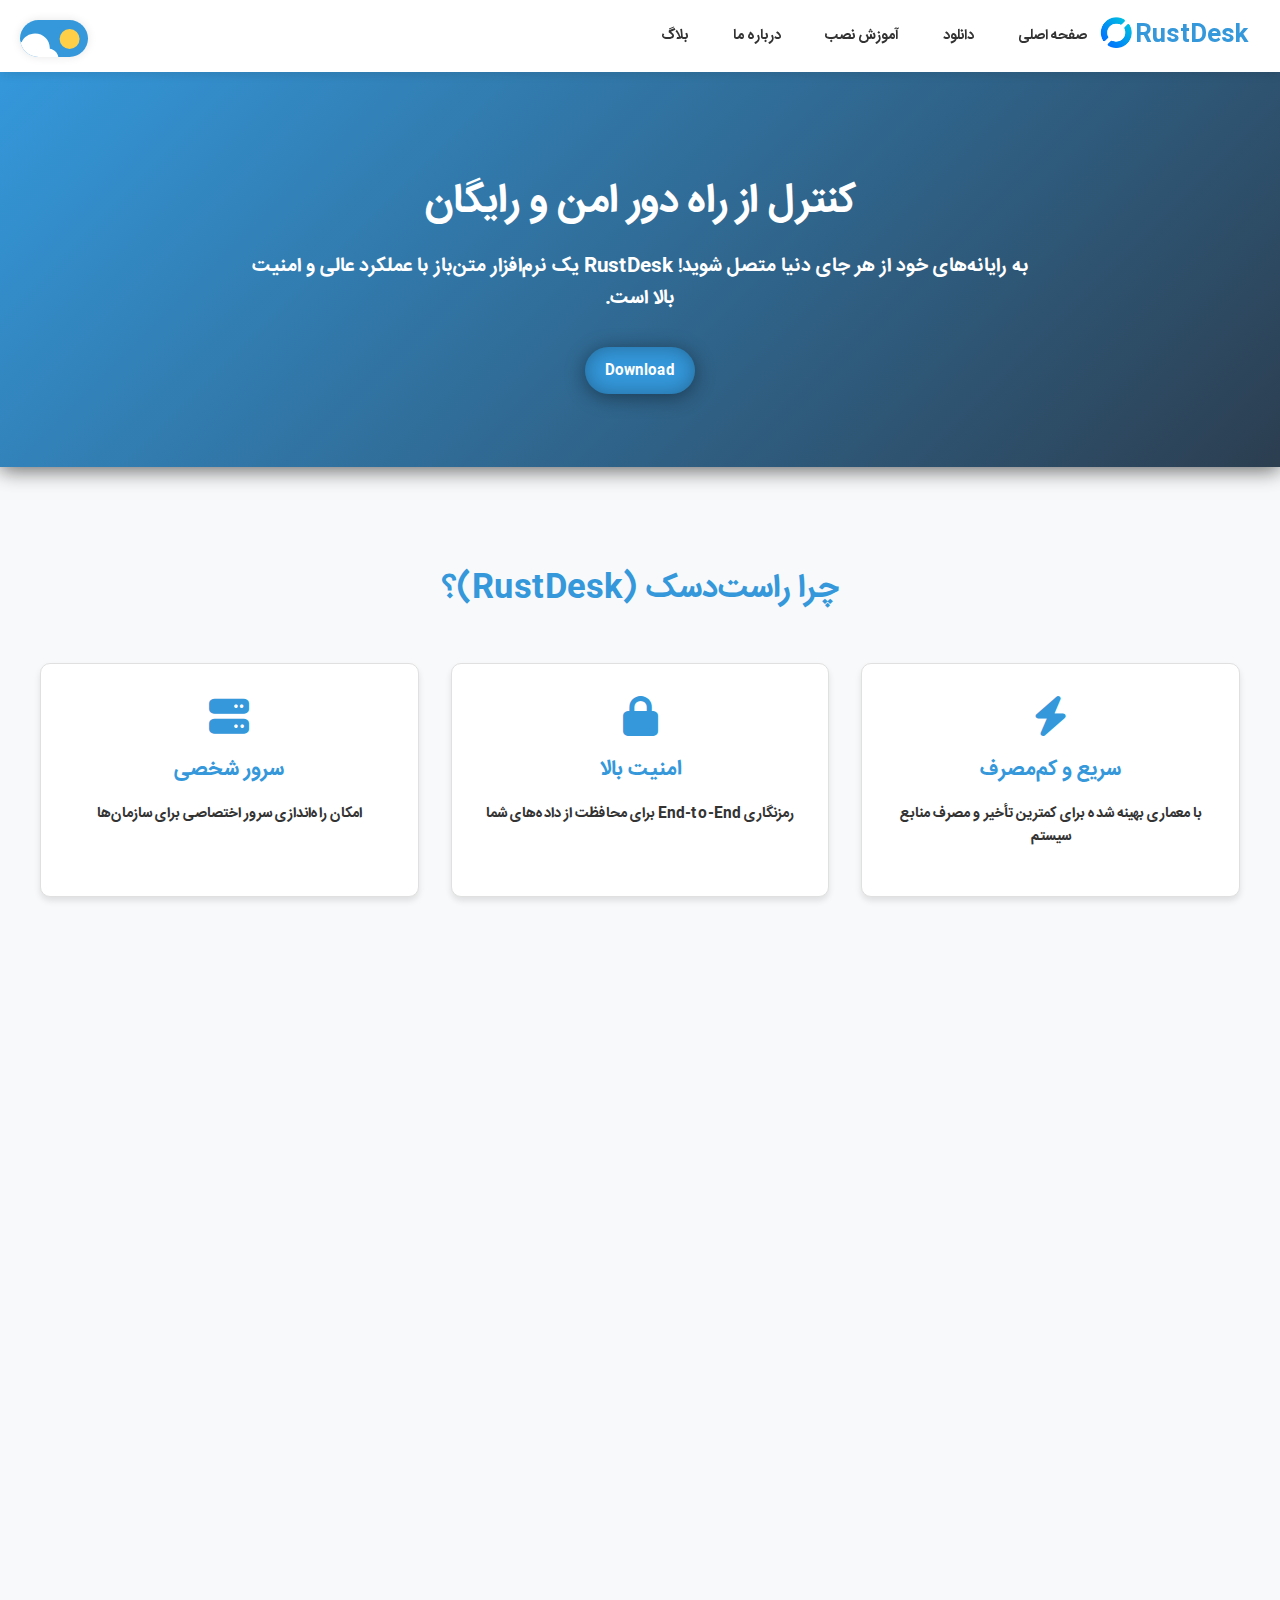
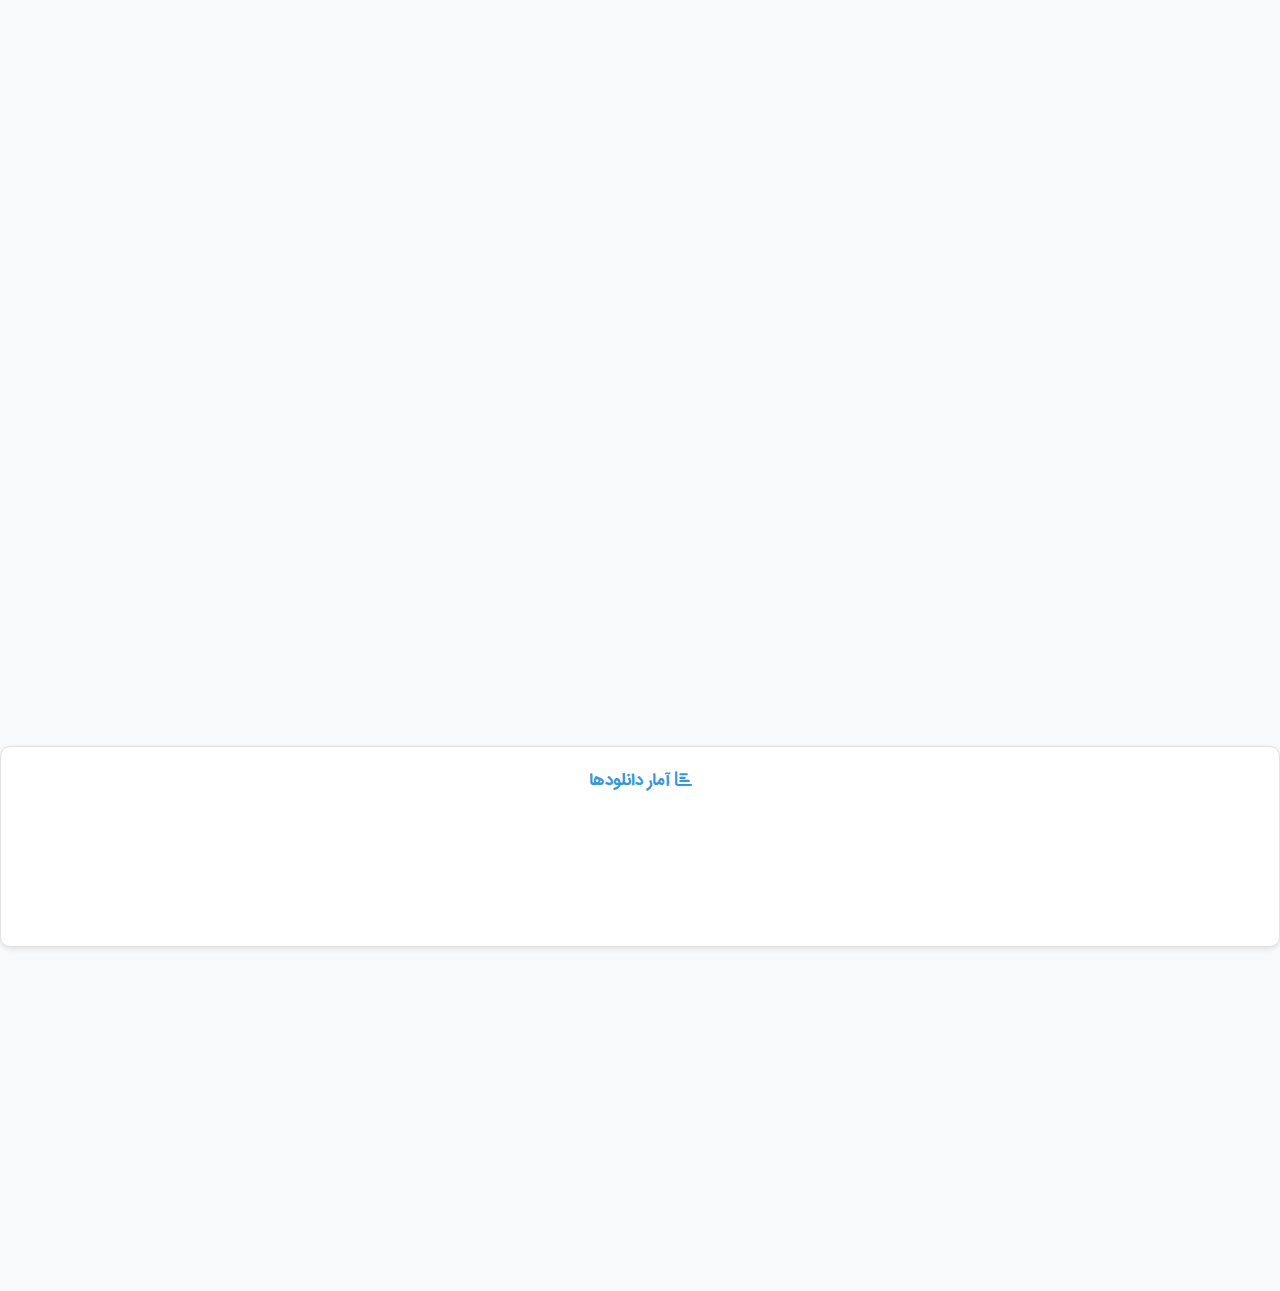
<file: index.html>
<!DOCTYPE html>
<html lang="fa" dir="rtl">

<head>
    <meta charset="UTF-8">
    <meta name="viewport" content="width=device-width, initial-scale=1.0">
    <meta name="keywords" content="rustdesk, دانلود rustdesk, کنترل از راه دور, anydesk رایگان, remote desktop">
    <link rel="stylesheet" href="https://cdnjs.cloudflare.com/ajax/libs/font-awesome/6.4.0/css/all.min.css">
    <link rel="stylesheet" href="./home.css">
    <link rel="icon" type="image/png" href="./rustdesk1.png">
    <title>RustDesk (راست‌دسک) نرم افزار کنترل از راه دور رایگان</title>
    <meta name="title" content="RustDesk (راست‌دسک)  نرم افزار کنترل از راه دور رایگان">
    <meta name="description"
        content="آموزش کامل نصب و تنظیم RustDesk (جایگزین رایگان TeamViewer و AnyDesk) با تصاویر مرحله به مرحله. دانلود آخرین نسخه + تنظیم سرور اختصاصی و حل مشکلات اتصال">
    <meta property="og:type" content="website">
    <meta property="og:url" content="https://rustdesk.ir">
    <meta property="og:title" content="آموزش نصب و راه‌اندازی RustDesk (راست‌دسک) - نرم‌افزار کنترل از راه دور رایگان">
    <meta property="og:description"
        content="آموزش تصویری نصب RustDesk روی ویندوز، مک و لینوکس. تنظیم سرور شخصی و حل خطاهای رایج">
    <meta property="og:image" content="https://example.com/images/rustdesk-install-guide.jpg">
    <meta property="twitter:card" content="summary_large_image">
    <meta property="twitter:title" content="آموزش نصب و راه‌اندازی RustDesk (راست‌دسک) - نرم‌افزار کنترل از راه دور رایگان">
    <meta property="twitter:description"
        content="آموزش تصویری نصب RustDesk روی ویندوز، مک و لینوکس. تنظیم سرور شخصی و حل خطاهای رایج">


    <script type="application/ld+json">
    {
      "@context": "https://schema.org",
      "@type": "TechArticle",
      "headline": "آموزش نصب و راه‌اندازی RustDesk (راست‌دسک)",
      "description": "آموزش کامل نصب و تنظیم RustDesk با تصاویر مرحله به مرحله",
      "datePublished": "2023-11-01",
      "author": {
        "@type": "Organization",
        "name": "هوشا سافت"
      },
      "image": "https://example.com/images/rustdesk-install-guide.jpg",
      "publisher": {
        "@type": "Organization",
        "name": "دانشوران سرمد",
        "logo": {
          "@type": "ImageObject",
          "url": "https://example.com/logo.png"
        }
      }
    }
    </script>
</head>

<body>
    <div class="theme-switch">
        <label class="switch">
            <input checked="true" id="theme-toggle" type="checkbox">
            <span class="slider round">
                <div class="star star_1"></div>
                <div class="star star_2"></div>
                <div class="star star_3"></div>
                <svg viewBox="0 0 16 16" class="cloud_1 cloud">
                    <path transform="matrix(.77976 0 0 .78395-299.99-418.63)" fill="#fff"
                        d="m391.84 540.91c-.421-.329-.949-.524-1.523-.524-1.351 0-2.451 1.084-2.485 2.435-1.395.526-2.388 1.88-2.388 3.466 0 1.874 1.385 3.423 3.182 3.667v.034h12.73v-.006c1.775-.104 3.182-1.584 3.182-3.395 0-1.747-1.309-3.186-2.994-3.379.007-.106.011-.214.011-.322 0-2.707-2.271-4.901-5.072-4.901-2.073 0-3.856 1.202-4.643 2.925">
                    </path>
                </svg>
            </span>
        </label>
    </div>

    <header data-aos="fade-down">
        <div class="logo">
            <img src="./rustdesk1.png" alt="RustDesk Logo">
            <h1>RustDesk</h1>
        </div>
        <nav class="main-nav">
            <ul>
                <button id="close" onclick="show()"><lord-icon src="https://cdn.lordicon.com/nqtddedc.json"
                        trigger="hover" state="hover-cross-3" colors="primary:#3498DB" style="width:40px;height:40px">
                    </lord-icon></button>
                <li><a href="#home">صفحه اصلی</a></li>
                <li><a href="#download">دانلود</a></li>
                <li><a href="./install.html">آموزش نصب</a></li>
                <li><a href="#about">درباره ما</a></li>
                <li><a href="#blog">بلاگ</a></li>
            </ul>
        </nav>
        <button class="mobile-menu-toggle" aria-label="منو">
            <span></span>
            <span></span>
            <span></span>
        </button>
    </header>

    <section class="hero" id="home">
        <h2 data-aos="zoom-in">کنترل از راه دور امن و رایگان</h2>
        <p data-aos="zoom-in">به رایانه‌های خود از هر جای دنیا متصل شوید! RustDesk یک نرم‌افزار متن‌باز با عملکرد عالی و
            امنیت بالا است.
        </p>
        <button class="download-btn pixel-corners" data-aos="zoom-in">
            <a href="#download">
                <div class="button-content">
                    <div class="svg-container">
                        <svg class="download-icon" xmlns="http://www.w3.org/2000/svg" width="24" height="24"
                            viewBox="0 0 24 24">
                            <path
                                d="M19.479 10.092c-.212-3.951-3.473-7.092-7.479-7.092-4.005 0-7.267 3.141-7.479 7.092-2.57.463-4.521 2.706-4.521 5.408 0 3.037 2.463 5.5 5.5 5.5h13c3.037 0 5.5-2.463 5.5-5.5 0-2.702-1.951-4.945-4.521-5.408zm-7.479 6.908l-4-4h3v-4h2v4h3l-4 4z">
                            </path>
                        </svg>
                    </div>
                    <div class="text-container">
                        <div class="text">Download</div>
                    </div>
                </div>
            </a>
        </button>

    </section>

    <section class="features">
        <h3>چرا راست‌دسک (RustDesk)؟</h3>
        <div class="feature-grid">
            <div class="feature-card" data-aos="fade-left">
                <i class="fas fa-bolt"></i>
                <h4>سریع و کم‌مصرف</h4>
                <p>با معماری بهینه شده برای کمترین تأخیر و مصرف منابع سیستم</p>
            </div>
            <div class="feature-card" data-aos="fade-up">
                <i class="fas fa-lock"></i>
                <h4>امنیت بالا</h4>
                <p>رمزنگاری End-to-End برای محافظت از داده‌های شما</p>
            </div>
            <div class="feature-card" data-aos="fade-right">
                <i class="fas fa-server"></i>
                <h4>سرور شخصی</h4>
                <p>امکان راه‌اندازی سرور اختصاصی برای سازمان‌ها</p>
            </div>
            <div class="feature-card" data-aos="fade-left">
                <i class="fas fa-trophy"></i>
                <h4>جایگزین برتر برای نمونه های خارجی</h4>
                <p>
                    RustDesk با امکانات رایگان، سرعت بالا و امنیت قوی‌تر، بهترین انتخاب برای جایگزینی AnyDesk،
                    TeamViewer و نرم افزارهای مشابه است. بدون محدودیت‌های نسخه رایگان!
                </p>
            </div>
            <div class="feature-card" data-aos="fade-up">
                <i class="fas fa-mobile-alt"></i>
                <h4>پشتیبانی کامل از موبایل</h4>
                <p> کنترل کامل دستگاه‌های اندروید و iOS با رابط کاربری اختصاصی موبایل،
                    پشتیبانی از حرکات لمسی و بهینه‌سازی مصرف منابع.</p>
            </div>
            <div class="feature-card" data-aos="fade-right">
                <i class="fas fa-desktop"></i>
                <h4>چند سکویی</h4>
                <p>کنترل از راه دور بر بستر ویندوز، مک، لینوکس،اندروید، ios و وب</p>
            </div>
        </div>
    </section>
    <section class="download" id="download" data-aos="fade-up">
        <h3><i class="fas fa-download"></i> دانلود RustDesk</h3>
        <div class="table-container">
            <table class="download-table">
                <thead>
                    <tr>
                        <th>سیستم عامل</th>
                        <th>نسخه</th>
                        <th>لینک دانلود</th>
                    </tr>
                </thead>
                <tbody data-aos="fade-up">
                    <!-- ویندوز -->
                    <tr>
                        <td><i class="fab fa-windows"></i> ویندوز 64 بیتی</td>
                        <td>1.3.9</td>
                        <td><a href="http://rustdesk.ir/dn/rustdesk-1.3.9-x86_64.exe" class="download-link">دانلود
                                (.exe)</a></td>
                    </tr>
                    <tr>
                        <td><i class="fab fa-windows"></i> ویندوز 32 بیتی (Sciter)</td>
                        <td>1.3.9</td>
                        <td><a href="http://rustdesk.ir/dn/rustdesk-1.3.9-x86-sciter.exe" class="download-link">دانلود
                                (.exe)</a></td>
                    </tr>
                    <tr>
                        <td><i class="fab fa-windows"></i> ویندوز (MSI Installer)</td>
                        <td>1.3.9</td>
                        <td><a href="http://rustdesk.ir/dn/rustdesk-1.3.9-x86_64.msi" class="download-link">دانلود
                                (.msi)</a></td>
                    </tr>

                    <!-- مک -->
                    <tr>
                        <td><i class="fab fa-apple"></i> مک 64 بیتی (x86-64)</td>
                        <td>1.3.9</td>
                        <td><a href="http://rustdesk.ir/dn/rustdesk-1.3.9-x86_64.dmg" class="download-link">دانلود
                                (.dmg)</a></td>
                    </tr>
                    <tr>
                        <td><i class="fab fa-apple"></i> مک ARM (AArch64)</td>
                        <td>1.3.9</td>
                        <td><a href="http://rustdesk.ir/dn/rustdesk-1.3.9-aarch64.dmg" class="download-link">دانلود
                                (.dmg)</a></td>
                    </tr>

                    <!-- لینوکس -->
                    <tr>
                        <td><i class="fab fa-linux"></i> اوبونتو/دبیان 64 بیتی</td>
                        <td>1.3.9</td>
                        <td><a href="http://rustdesk.ir/dn/rustdesk-1.3.9-x86_64.deb" class="download-link">دانلود
                                (.deb)</a></td>
                    </tr>
                    <tr>
                        <td><i class="fab fa-linux"></i> اوبونتو ARM64</td>
                        <td>1.3.9</td>
                        <td><a href="http://rustdesk.ir/dn/rustdesk-1.3.9-aarch64.deb" class="download-link">دانلود
                                (.deb)</a></td>
                    </tr>
                    <tr>
                        <td><i class="fab fa-linux"></i> اوبونتو ARMv7</td>
                        <td>1.3.9</td>
                        <td><a href="http://rustdesk.ir/dn/rustdesk-1.3.9-armv7-sciter.deb" class="download-link">دانلود
                                (.deb)</a></td>
                    </tr>
                    <tr>
                        <td><i class="fab fa-linux"></i> Flatpak 64 بیتی</td>
                        <td>1.3.9</td>
                        <td><a href="http://rustdesk.ir/dn/rustdesk-1.3.9-x86_64.flatpak" class="download-link">دانلود
                                (.flatpak)</a></td>
                    </tr>
                    <tr>
                        <td><i class="fab fa-linux"></i> Flatpak ARM64</td>
                        <td>1.3.9</td>
                        <td><a href="http://rustdesk.ir/dn/rustdesk-1.3.9-aarch64.flatpak" class="download-link">دانلود
                                (.flatpak)</a></td>
                    </tr>

                    <!-- اندروید -->
                    <tr>
                        <td><i class="fab fa-android"></i> اندروید ARM64</td>
                        <td>1.3.9</td>
                        <td><a href="http://rustdesk.ir/dn/rustdesk-1.3.9-aarch64-signed.apk"
                                class="download-link">دانلود (APK)</a></td>
                    </tr>
                    <tr>
                        <td><i class="fab fa-android"></i> اندروید ARMv7</td>
                        <td>1.3.9</td>
                        <td><a href="http://rustdesk.ir/dn/rustdesk-1.3.9-armv7-signed.apk" class="download-link">دانلود
                                (APK)</a></td>
                    </tr>
                    <tr>
                        <td><i class="fab fa-android"></i> اندروید (Universal)</td>
                        <td>1.3.9</td>
                        <td><a href="http://rustdesk.ir/dn/rustdesk-1.3.9-universal-signed.apk"
                                class="download-link">دانلود (APK)</a></td>
                    </tr>

                    <!-- سایر پلتفرم‌ها -->
                    <tr>
                        <td><i class="fab fa-apple"></i> iOS</td>
                        <td>1.3.9</td>
                        <td><a href="https://apps.apple.com/app/rustdesk/id1629553167"
                                class="download-link app-store">دریافت از App Store</a></td>
                    </tr>
                    <tr>
                        <td><i class="fas fa-globe"></i> نسخه تحت وب</td>
                        <td>1.3.9</td>
                        <td><a href="https://rustdesk.com/web/" class="download-link web-version" target="_blank">باز
                                کردن</a></td>
                    </tr>
                </tbody>
            </table>
        </div>
    </section>
    <div class="download-stats">
        <h3><i class="fas fa-chart-bar"></i> آمار دانلودها</h3>
        <div class="stats-grid">
            <div class="stat-item" data-aos="fade-right">
                <div class="stat-value" id="total-downloads">0</div>
                <div class="stat-label">کل دانلودها</div>
            </div>
            <div class="stat-item" data-aos="fade-up">
                <div class="stat-value" id="today-downloads">0</div>
                <div class="stat-label">دانلود امروز</div>
            </div>
            <div class="stat-item" data-aos="fade-left">
                <div class="stat-value" id="page-views">0</div>
                <div class="stat-label">بازدید صفحه</div>
            </div>
        </div>
    </div>
    <footer class="site-footer" data-aos="fade-up">
        <div class="footer-container">
            <div class="footer-message">
                <p>
                    <span class="footer-hero">پلتفرم RustDesk</span>
                    فراهم شده توسط
                    <a href="https://daneshvaransarmad.co.ir/" target="_blank" class="footer-link">دانشوران سرمد</a>
                    <span class="footer-separator">|</span>
                    <a href="https://hushasoft.ir/" target="_blank" class="footer-link">نرم‌افزاری هوشا</a>
                    <span class="footer-separator">|</span>
                    اجرا:
                    <a href="mailto:hamidreza82m@gamil.com" target="_blank" class="footer-link">حمیدرضا محمدی</a>
                </p>
            </div>
            <div class="footer-credits">
                <p class="footer-heart">راه‌اندازی شده با <span class="heart">❤️</span></p>
                <p class="copyright">© 2025 - تمام حقوق محفوظ است</p>
            </div>
        </div>
    </footer>
    <script src="./rustdesk.js"></script>
    <script src="https://cdn.lordicon.com/lordicon.js"></script>
</body>

</html>
</file>
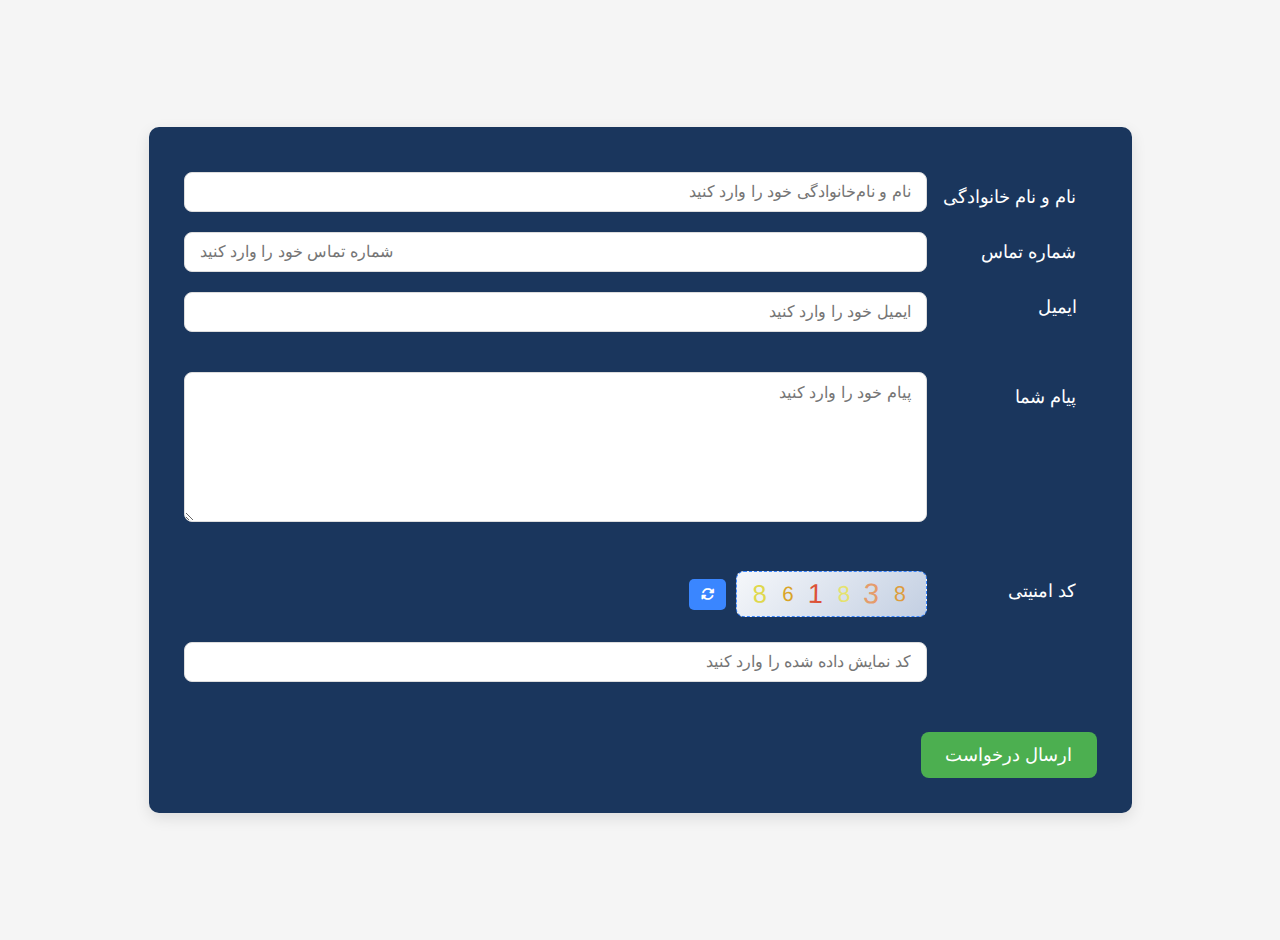
<file: daneshvaranSarmad/index.html>
<!DOCTYPE html>
<html lang="fa" dir="rtl">
<head>
    <meta charset="UTF-8">
    <meta name="viewport" content="width=device-width, initial-scale=1.0">
    <title>فرم تماس با کد امنیتی</title>
    <link rel="stylesheet" href="https://cdnjs.cloudflare.com/ajax/libs/font-awesome/6.4.0/css/all.min.css">
    <style>
        :root {
            --text-blue: #1a365d;
            --card: #c3cfe2;
            --error: #ff3860;
        }

        body {
            font-family: 'BYekan', Arial, sans-serif;
            background-color: #f5f5f5;
            display: flex;
            justify-content: center;
            align-items: center;
            min-height: 100vh;
            margin: 0;
            padding: 20px;
        }

        form {
            background: var(--text-blue);
            width: 100%;
            max-width: 913px;
            padding: 35px;
            border-radius: 10px;
            box-shadow: 0 5px 15px rgba(0, 0, 0, 0.1);
            color: white;
        }

        .flex {
            display: flex;
            margin-bottom: 20px;
        }

        .labels {
            width: 150px;
            padding-right: 20px;
        }

        .labels label {
            display: block;
            margin: 15px 0;
            font-size: 18px;
            line-height: 40px;
        }

        .inputs {
            flex: 1;
        }

        .inputs input,
        .inputs textarea {
            width: 100%;
            padding: 10px 15px;
            margin: 10px 0;
            border: 1px solid #ddd;
            border-radius: 8px;
            font-size: 16px;
            font-family: inherit;
            box-sizing: border-box;
        }

        textarea {
            min-height: 150px;
            resize: vertical;
        }

        /* استایل‌های کپچا */
        .captcha-container {
            display: flex;
            align-items: center;
            gap: 10px;
            margin: 15px 0;
        }

        .captcha-code {
            font-family: 'Arial', sans-serif;
            font-size: 24px;
            letter-spacing: 3px;
            background: linear-gradient(135deg, #f5f7fa 0%, var(--card) 100%);
            color: #333;
            padding: 8px 15px;
            border-radius: 8px;
            user-select: none;
            text-align: center;
            min-width: 140px;
            border: 1px dashed #3a86ff;
            position: relative;
            overflow: hidden;
        }

        .refresh-btn {
            background: #3a86ff;
            color: white;
            border: none;
            padding: 8px 12px;
            border-radius: 5px;
            cursor: pointer;
            transition: all 0.3s;
        }

        .refresh-btn:hover {
            background: #2667cc;
        }

        .error-message {
            color: var(--error);
            font-size: 14px;
            margin-top: 5px;
            display: none;
        }

        .input-error {
            border-color: var(--error) !important;
            animation: shake 0.5s;
        }

        @keyframes shake {
            0%, 100% { transform: translateX(0); }
            20%, 60% { transform: translateX(-5px); }
            40%, 80% { transform: translateX(5px); }
        }

        .submit-btn {
            background: #4CAF50;
            color: white;
            border: none;
            padding: 12px 24px;
            font-size: 18px;
            border-radius: 8px;
            cursor: pointer;
            transition: all 0.3s;
            margin-top: 20px;
        }

        .submit-btn:hover {
            background: #3e8e41;
        }
    </style>
</head>
<body>
    <form id="contactForm">
        <div class="flex">
            <div class="labels">
                <label for="name">نام و نام خانوادگی</label>
                <label for="tel">شماره تماس</label>
                <label for="email">ایمیل</label>
            </div>
            <div class="inputs">
                <input type="text" id="name" placeholder="نام و نام‌خانوادگی خود را وارد کنید" required>
                <input type="tel" id="tel" placeholder="شماره تماس خود را وارد کنید" required>
                <input type="email" id="email" placeholder="ایمیل خود را وارد کنید" required>
            </div>
        </div>
        <div class="flex">
            <div class="labels">
                <label for="message">پیام شما</label>
            </div>
            <div class="inputs">
                <textarea id="message" placeholder="پیام خود را وارد کنید" required></textarea>
            </div>
        </div>
        <div class="flex">
            <div class="labels">
                <label for="captcha-input">کد امنیتی</label>
            </div>
            <div class="inputs">
                <div class="captcha-container">
                    <div id="captcha-code" class="captcha-code"></div>
                    <button type="button" id="refresh-captcha" class="refresh-btn" title="تولید کد جدید">
                        <i class="fas fa-sync-alt"></i>
                    </button>
                </div>
                <input type="text" id="captcha-input" placeholder="کد نمایش داده شده را وارد کنید" autocomplete="off" required>
                <div id="captcha-error" class="error-message"></div>
            </div>
        </div>
        <button type="submit" class="submit-btn">ارسال درخواست</button>
    </form>

    <script>
        document.addEventListener('DOMContentLoaded', function() {
            // تابع تولید کپچا
            function generateCaptcha() {
                const chars = '0123456789';
                let captcha = '';
                for (let i = 0; i < 6; i++) {
                    captcha += chars.charAt(Math.floor(Math.random() * chars.length));
                }
                
                let distortedCaptcha = '';
                for (let i = 0; i < captcha.length; i++) {
                    const rotate = (Math.random() * 10) - 5;
                    const scale = 0.8 + (Math.random() * 0.4);
                    const hue = Math.random() * 60;
                    const lightness = 40 + (Math.random() * 30);
                    
                    distortedCaptcha += `
                        <span style="
                            display: inline-block;
                            transform: rotate(${rotate}deg) scale(${scale});
                            color: hsl(${hue}, 70%, ${lightness}%);
                            margin: 0 1px;
                        ">${captcha.charAt(i)}</span>
                    `;
                }
                
                return {
                    text: captcha,
                    html: distortedCaptcha
                };
            }
           
            // متغیرهای مورد نیاز
            let currentCaptcha = generateCaptcha();
            const form = document.getElementById('contactForm');
            const captchaCode = document.getElementById('captcha-code');
            const refreshBtn = document.getElementById('refresh-captcha');
            const captchaInput = document.getElementById('captcha-input');
            const captchaError = document.getElementById('captcha-error');

            // تابع به‌روزرسانی کپچا
            function updateCaptcha() {
                currentCaptcha = generateCaptcha();
                captchaCode.innerHTML = currentCaptcha.html;
                captchaInput.value = '';
                resetCaptchaError();
                console.log('کپچا به‌روز شد:', currentCaptcha.text);
            }
            
            // تابع ریست خطای کپچا
            function resetCaptchaError() {
                captchaError.style.display = 'none';
                captchaInput.classList.remove('input-error');
            }

            // تابع نمایش خطای کپچا
            function showCaptchaError(message) {
                captchaError.textContent = message;
                captchaError.style.display = 'block';
                captchaInput.classList.add('input-error');
                captchaInput.focus();
            }

            // اعتبارسنجی کپچا
            function validateCaptcha() {
                const enteredCaptcha = captchaInput.value.trim().toUpperCase();
                
                if (!enteredCaptcha) {
                    showCaptchaError('لطفاً کد امنیتی را وارد کنید');
                    return false;
                }
                
                if (enteredCaptcha !== currentCaptcha.text) {
                    showCaptchaError('کد امنیتی نادرست است');
                    updateCaptcha();
                    return false;
                }
                
                return true;
            }

            // اعتبارسنجی کلی فرم
            function validateForm() {
                let isValid = true;
                
                // اعتبارسنجی فیلدهای الزامی
                const requiredFields = form.querySelectorAll('[required]');
                requiredFields.forEach(field => {
                    if (!field.value.trim()) {
                        field.classList.add('input-error');
                        isValid = false;
                    } else {
                        field.classList.remove('input-error');
                    }
                });
                
                // اعتبارسنجی کپچا
                if (!validateCaptcha()) {
                    isValid = false;
                }
                
                return isValid;
            }

            // مقداردهی اولیه کپچا
            updateCaptcha();

            // رویدادها
            refreshBtn.addEventListener('click', updateCaptcha);

            captchaInput.addEventListener('focus', resetCaptchaError);
            captchaInput.addEventListener('input', resetCaptchaError);
            
            form.addEventListener('submit', function(e) {
                e.preventDefault();
                
                if (validateForm()) {
                    // شبیه‌سازی ارسال فرم
                    console.log('فرم با موفقیت ارسال شد!');
                    alert('فرم شما با موفقیت ارسال شد.');
                    form.reset();
                    updateCaptcha();
                    
                    // در حالت واقعی می‌توانید از fetch یا AJAX برای ارسال داده‌ها استفاده کنید
                    /*
                    fetch('آدرس سرور', {
                        method: 'POST',
                        body: new FormData(form)
                    })
                    .then(response => response.json())
                    .then(data => {
                        console.log('Success:', data);
                        alert('فرم شما با موفقیت ارسال شد.');
                        form.reset();
                        updateCaptcha();
                    })
                    .catch(error => {
                        console.error('Error:', error);
                        alert('خطا در ارسال فرم. لطفاً دوباره تلاش کنید.');
                    });
                    */
                }
            });
        });
    </script>
</body>
</html>
</file>
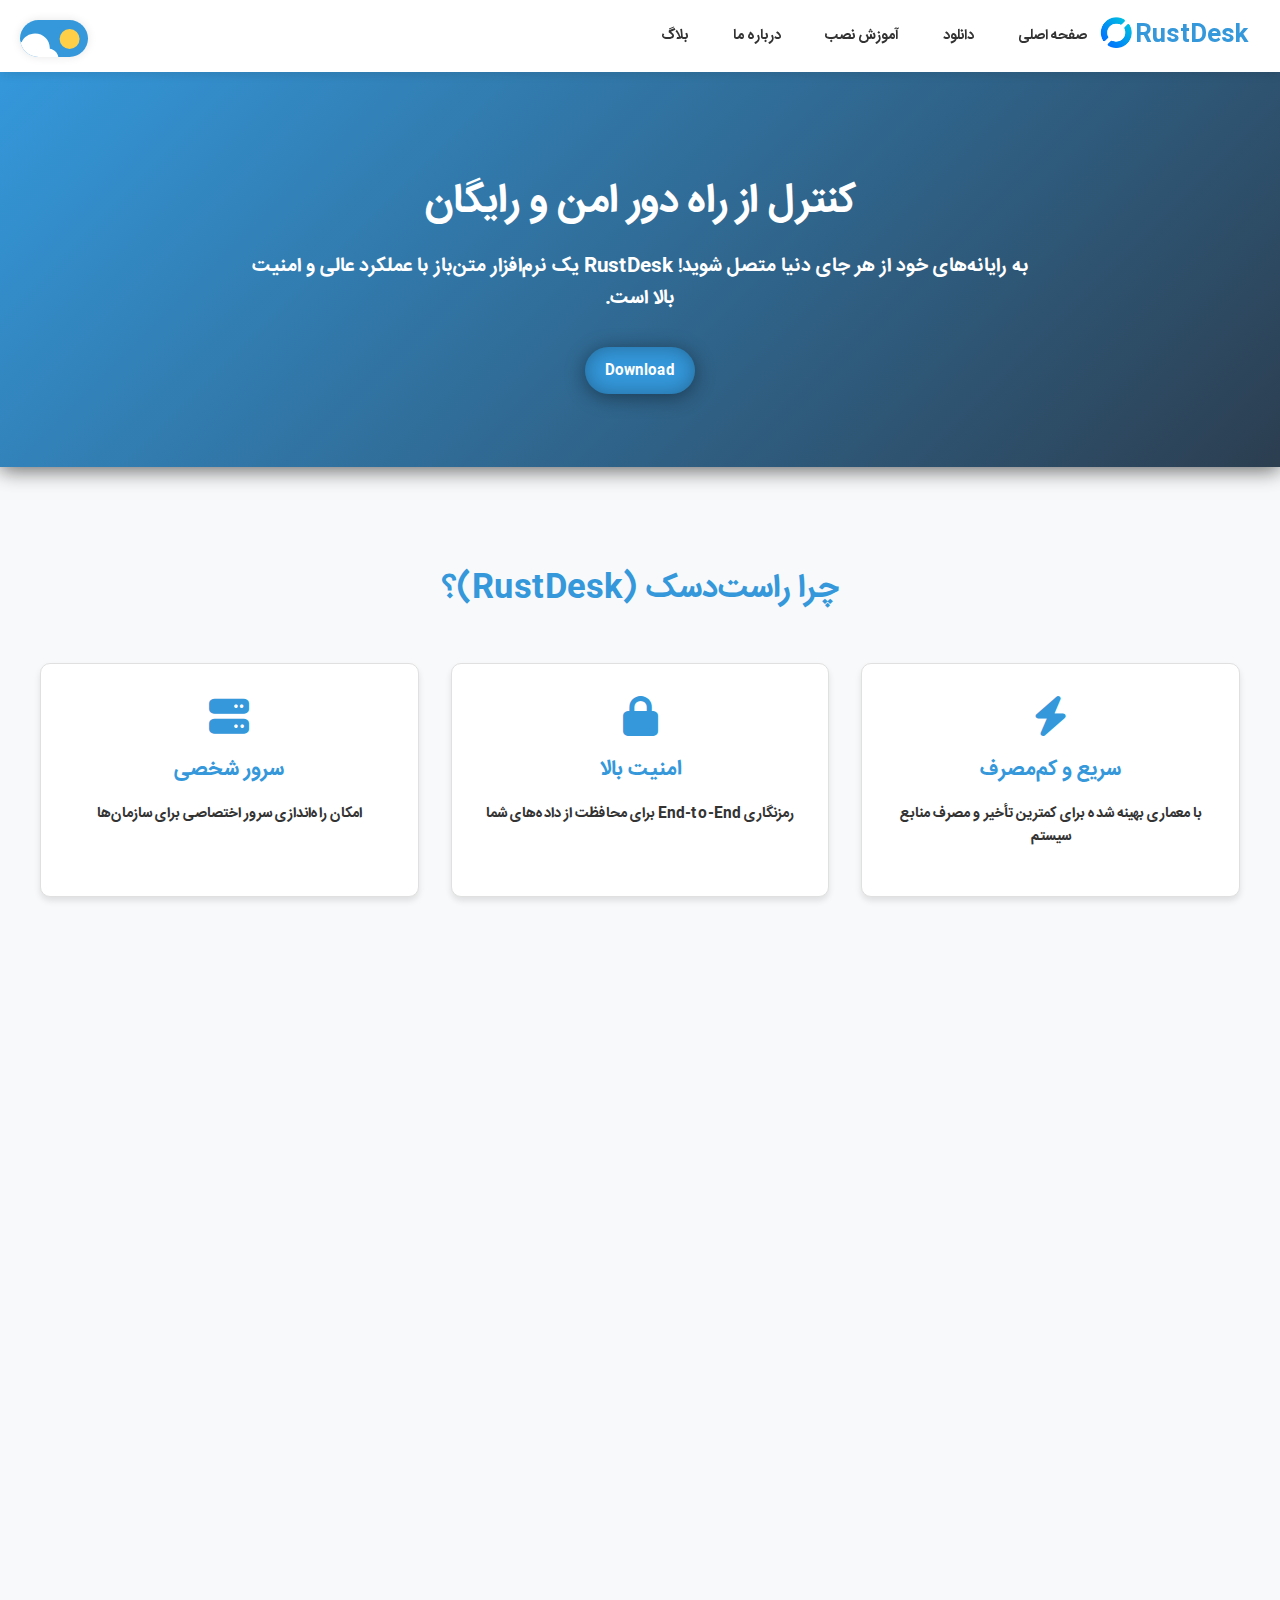
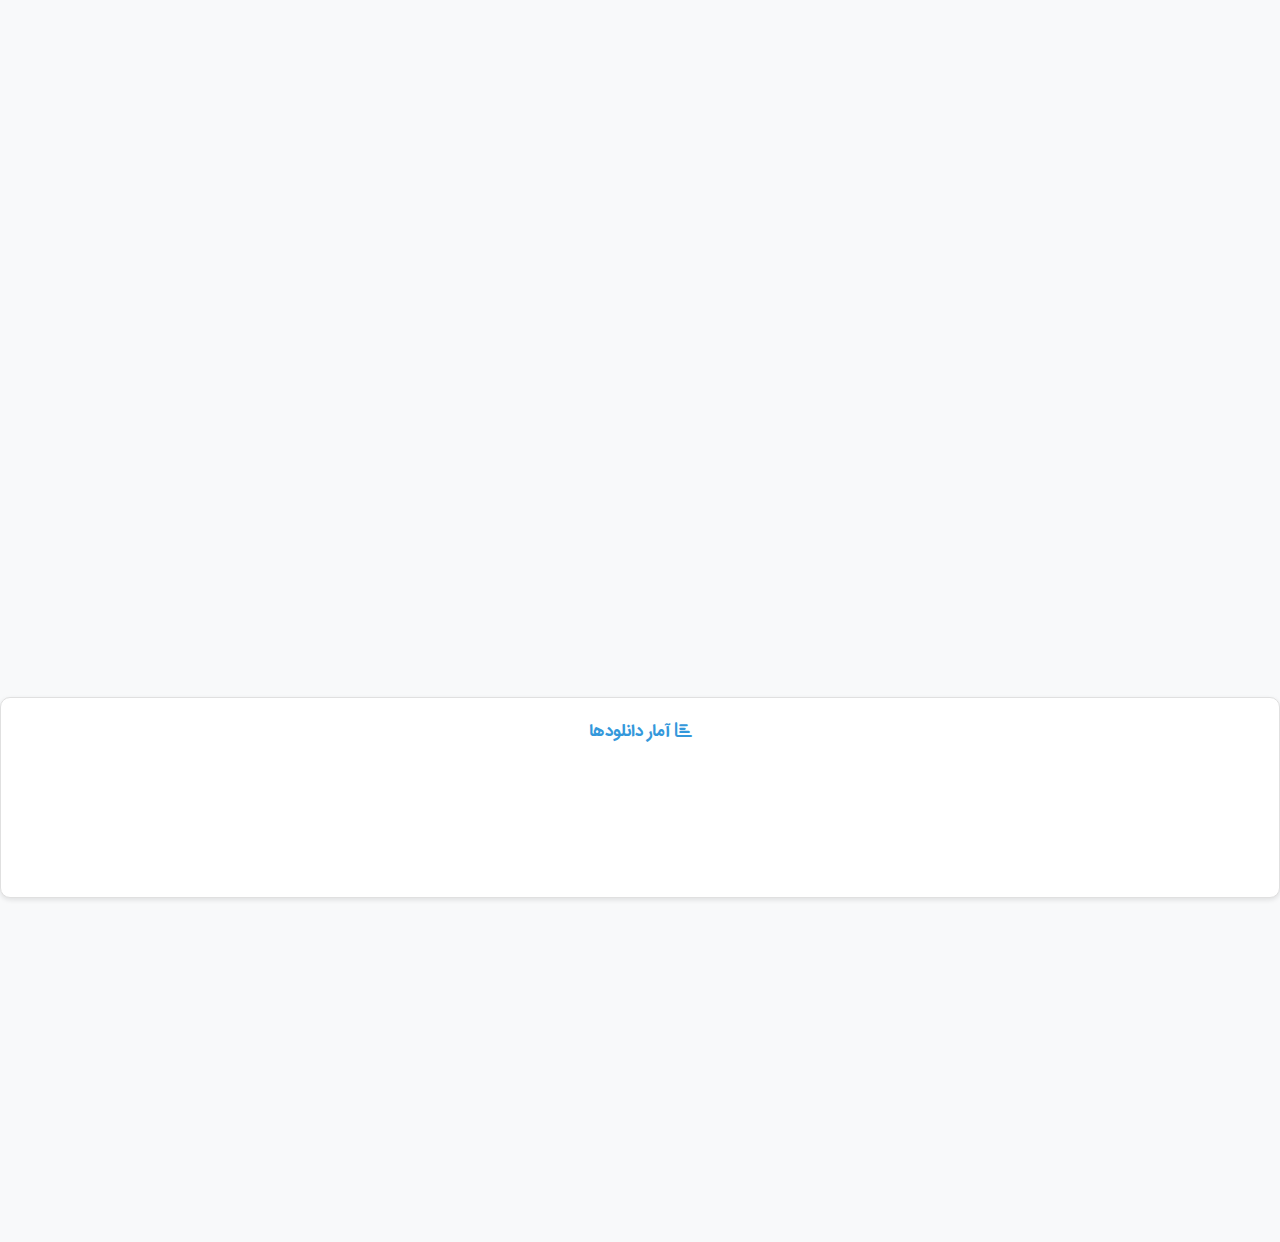
<file: home.html>
<!DOCTYPE html>
<html lang="fa" dir="rtl">

<head>
    <meta charset="UTF-8">
    <meta name="viewport" content="width=device-width, initial-scale=1.0">
    <meta name="keywords" content="rustdesk, دانلود rustdesk, کنترل از راه دور, anydesk رایگان, remote desktop">
    <link rel="stylesheet" href="https://cdnjs.cloudflare.com/ajax/libs/font-awesome/6.4.0/css/all.min.css">
    <link rel="stylesheet" href="./home.css">
    <link rel="icon" type="image/png" href="./rustdesk1.png">
    <title>آموزش نصب و راه‌اندازی RustDesk (راست‌دسک) - کنترل از راه دور رایگان | راهنمای تصویری</title>
    <meta name="title" content="آموزش نصب و راه‌اندازی RustDesk (راست‌دسک) - کنترل از راه دور رایگان | راهنمای تصویری">
    <meta name="description"
        content="آموزش کامل نصب و تنظیم RustDesk (جایگزین رایگان TeamViewer و AnyDesk) با تصاویر مرحله به مرحله. دانلود آخرین نسخه + تنظیم سرور اختصاصی و حل مشکلات اتصال">
    <meta property="og:type" content="website">
    <meta property="og:url" content="https://example.com/آموزش-نصب-rustdesk/">
    <meta property="og:title" content="آموزش نصب و راه‌اندازی RustDesk (راست‌دسک) - کنترل از راه دور رایگان">
    <meta property="og:description"
        content="آموزش تصویری نصب RustDesk روی ویندوز، مک و لینوکس. تنظیم سرور شخصی و حل خطاهای رایج">
    <meta property="og:image" content="https://example.com/images/rustdesk-install-guide.jpg">
    <meta property="twitter:card" content="summary_large_image">
    <meta property="twitter:url" content="https://example.com/آموزش-نصب-rustdesk/">
    <meta property="twitter:title" content="آموزش نصب و راه‌اندازی RustDesk (راست‌دسک) - کنترل از راه دور رایگان">
    <meta property="twitter:description"
        content="آموزش تصویری نصب RustDesk روی ویندوز، مک و لینوکس. تنظیم سرور شخصی و حل خطاهای رایج">
    <meta property="twitter:image" content="https://example.com/images/rustdesk-install-guide.jpg">
    <link rel="canonical" href="https://example.com/آموزش-نصب-rustdesk/" />
    <script type="application/ld+json">
    {
      "@context": "https://schema.org",
      "@type": "TechArticle",
      "headline": "آموزش نصب و راه‌اندازی RustDesk (راست‌دسک)",
      "description": "آموزش کامل نصب و تنظیم RustDesk با تصاویر مرحله به مرحله",
      "datePublished": "2023-11-01",
      "author": {
        "@type": "Organization",
        "name": "هوشا سافت"
      },
      "image": "https://example.com/images/rustdesk-install-guide.jpg",
      "publisher": {
        "@type": "Organization",
        "name": "دانشوران سرمد",
        "logo": {
          "@type": "ImageObject",
          "url": "https://example.com/logo.png"
        }
      }
    }
    </script>
</head>

<body>
    <div class="theme-switch">
        <label class="switch">
            <input checked="true" id="theme-toggle" type="checkbox">
            <span class="slider round">
                <div class="star star_1"></div>
                <div class="star star_2"></div>
                <div class="star star_3"></div>
                <svg viewBox="0 0 16 16" class="cloud_1 cloud">
                    <path transform="matrix(.77976 0 0 .78395-299.99-418.63)" fill="#fff"
                        d="m391.84 540.91c-.421-.329-.949-.524-1.523-.524-1.351 0-2.451 1.084-2.485 2.435-1.395.526-2.388 1.88-2.388 3.466 0 1.874 1.385 3.423 3.182 3.667v.034h12.73v-.006c1.775-.104 3.182-1.584 3.182-3.395 0-1.747-1.309-3.186-2.994-3.379.007-.106.011-.214.011-.322 0-2.707-2.271-4.901-5.072-4.901-2.073 0-3.856 1.202-4.643 2.925">
                    </path>
                </svg>
            </span>
        </label>
    </div>

    <header data-aos="fade-down">
        <div class="logo">
            <img src="./rustdesk1.png" alt="RustDesk Logo">
            <h1>RustDesk</h1>
        </div>
        <nav class="main-nav">
            <ul>
                <button id="close" onclick="show()"><lord-icon src="https://cdn.lordicon.com/nqtddedc.json"
                        trigger="hover" state="hover-cross-3" colors="primary:#3498DB" style="width:40px;height:40px">
                    </lord-icon></button>
                <li><a href="#home">صفحه اصلی</a></li>
                <li><a href="#download">دانلود</a></li>
                <li><a href="./install.html">آموزش نصب</a></li>
                <li><a href="#about">درباره ما</a></li>
                <li><a href="#blog">بلاگ</a></li>
            </ul>
        </nav>
        <button class="mobile-menu-toggle" aria-label="منو">
            <span></span>
            <span></span>
            <span></span>
        </button>
    </header>

    <section class="hero" id="home">
        <h2 data-aos="zoom-in">کنترل از راه دور امن و رایگان</h2>
        <p data-aos="zoom-in">به رایانه‌های خود از هر جای دنیا متصل شوید! RustDesk یک نرم‌افزار متن‌باز با عملکرد عالی و امنیت بالا است.
        </p>
        <!-- From Uiverse.io by d3uceY -->
        <button class="download-btn pixel-corners" data-aos="zoom-in">
            <a href="#download">
                <div class="button-content">
                    <div class="svg-container">
                        <svg class="download-icon" xmlns="http://www.w3.org/2000/svg" width="24" height="24"
                            viewBox="0 0 24 24">
                            <path
                                d="M19.479 10.092c-.212-3.951-3.473-7.092-7.479-7.092-4.005 0-7.267 3.141-7.479 7.092-2.57.463-4.521 2.706-4.521 5.408 0 3.037 2.463 5.5 5.5 5.5h13c3.037 0 5.5-2.463 5.5-5.5 0-2.702-1.951-4.945-4.521-5.408zm-7.479 6.908l-4-4h3v-4h2v4h3l-4 4z">
                            </path>
                        </svg>
                    </div>
                    <div class="text-container">
                        <div class="text">Download</div>
                    </div>
                </div>
            </a>
        </button>

    </section>

    <section class="features">
        <h3>چرا راست‌دسک (RustDesk)؟</h3>
        <div class="feature-grid" >
            <div class="feature-card"data-aos="fade-left">
                <i class="fas fa-bolt"></i>
                <h4>سریع و کم‌مصرف</h4>
                <p>با معماری بهینه شده برای کمترین تأخیر و مصرف منابع سیستم</p>
            </div>
            <div class="feature-card" data-aos="fade-up">
                <i class="fas fa-lock"></i>
                <h4>امنیت بالا</h4>
                <p>رمزنگاری End-to-End برای محافظت از داده‌های شما</p>
            </div>
            <div class="feature-card" data-aos="fade-right">
                <i class="fas fa-server"></i>
                <h4>سرور شخصی</h4>
                <p>امکان راه‌اندازی سرور اختصاصی برای سازمان‌ها</p>
            </div>
            <div class="feature-card" data-aos="fade-left">
                <i class="fas fa-trophy"></i>
                <h4>جایگزین برتر برای نمونه های خارجی</h4>
                <p>
                    RustDesk با امکانات رایگان، سرعت بالا و امنیت قوی‌تر، بهترین انتخاب برای جایگزینی AnyDesk،
                    TeamViewer و نرم افزارهای مشابه است. بدون محدودیت‌های نسخه رایگان!
                </p>
            </div>
            <div class="feature-card" data-aos="fade-up">
                <i class="fas fa-mobile-alt"></i>
                <h4>پشتیبانی کامل از موبایل</h4>
                <p> کنترل کامل دستگاه‌های اندروید و iOS با رابط کاربری اختصاصی موبایل،
                    پشتیبانی از حرکات لمسی و بهینه‌سازی مصرف منابع.</p>
            </div>
            <div class="feature-card" data-aos="fade-right">
                <i class="fas fa-desktop"></i>
                <h4>چند سکویی</h4>
                <p>کنترل از راه دور بر بستر ویندوز، مک، لینوکس،اندروید، ios و وب</p>
            </div>
        </div>
    </section>
    <section class="download" id="download" data-aos="fade-up">
        <h3><i class="fas fa-download"></i> دانلود RustDesk</h3>
        <div class="table-container">
            <table class="download-table">
                <thead>
                    <tr>
                        <th>سیستم عامل</th>
                        <th>نسخه</th>
                        <th>لینک دانلود</th>
                    </tr>
                </thead>
                <tbody data-aos="fade-up">
                    <tr>
                        <td><i class="fab fa-windows"></i> ویندوز 64 بیتی</td>
                        <td>1.3.8</td>
                        <td><a href="#" class="download-link">دانلود (.exe)</a></td>
                    </tr>
                    <tr>
                        <td><i class="fab fa-windows"></i> ویندوز 32 بیتی</td>
                        <td>1.3.8</td>
                        <td><a href="#" class="download-link">دانلود (.exe)</a></td>
                    </tr>

                    <tr>
                        <td><i class="fab fa-apple"></i> مک 64 بیتی (x86-64)</td>
                        <td>1.3.8</td>
                        <td><a href="#" class="download-link">دانلود (.dmg)</a></td>
                    </tr>
                    <tr>
                        <td><i class="fab fa-apple"></i> مک ARM (AArch64)</td>
                        <td>1.3.8</td>
                        <td><a href="#" class="download-link">دانلود (.dmg)</a></td>
                    </tr>

                    <tr>
                        <td><i class="fab fa-linux"></i> اوبونتو/دبیان 64 بیتی</td>
                        <td>1.3.8</td>
                        <td><a href="#" class="download-link">دانلود (.deb)</a></td>
                    </tr>
                    <tr>
                        <td><i class="fab fa-linux"></i> اوبونتو ARM64</td>
                        <td>1.3.8</td>
                        <td><a href="#" class="download-link">دانلود (.deb)</a></td>
                    </tr>
                    <tr>
                        <td><i class="fab fa-linux"></i> اوبونتو ARMv7</td>
                        <td>1.3.8</td>
                        <td><a href="#" class="download-link">دانلود (.deb)</a></td>
                    </tr>
                    <tr>
                        <td><i class="fab fa-linux"></i> Flatpak 64 bit  </td>
                        <td>1.3.8</td>
                        <td><a href="#" class="download-link">دانلود (.flatpak)</a></td>
                    </tr>
                    <tr>
                        <td><i class="fab fa-linux"></i> Flatpak ARM64</td>
                        <td>1.3.8</td>
                        <td><a href="#" class="download-link">دانلود (.flatpak)</a></td>
                    </tr>

                    <tr>
                        <td><i class="fab fa-android"></i> اندروید ARM64</td>
                        <td>1.3.8</td>
                        <td><a href="#" class="download-link">دانلود (APK)</a></td>
                    </tr>
                    <tr>
                        <td><i class="fab fa-android"></i> اندروید ARMv7</td>
                        <td>1.3.8</td>
                        <td><a href="#" class="download-link">دانلود (APK)</a></td>
                    </tr>
                    <tr>
                        <td><i class="fab fa-android"></i> اندروید x86-64</td>
                        <td>1.3.8</td>
                        <td><a href="#" class="download-link">دانلود (APK)</a></td>
                    </tr>

                    <tr>
                        <td><i class="fab fa-apple"></i> iOS</td>
                        <td>1.3.8</td>
                        <td><a href="https://apps.apple.com/app/rustdesk/id1629553167"
                                class="download-link app-store">دریافت از App Store</a></td>
                    </tr>
                    <tr>
                        <td><i class="fas fa-globe"></i> نسخه تحت وب</td>
                        <td>1.3.8</td>
                        <td><a href="https://rustdesk.com/web/" class="download-link web-version" target="_blank">باز
                                کردن</a></td>
                    </tr>
                </tbody>
            </table>
        </div>
    </section>
    <div class="download-stats">
        <h3><i class="fas fa-chart-bar"></i> آمار دانلودها</h3>
        <div class="stats-grid">
            <div class="stat-item" data-aos="fade-right">
                <div class="stat-value" id="total-downloads">0</div>
                <div class="stat-label">کل دانلودها</div>
            </div>
            <div class="stat-item" data-aos="fade-up">
                <div class="stat-value" id="today-downloads">0</div>
                <div class="stat-label">دانلود امروز</div>
            </div>
            <div class="stat-item" data-aos="fade-left">
                <div class="stat-value" id="page-views">0</div>
                <div class="stat-label">بازدید صفحه</div>
            </div>
        </div>
    </div>
    <footer class="site-footer" data-aos="fade-up">
        <div class="footer-container">
            <div class="footer-message">
                <p>
                    <span class="footer-hero">پلتفرم RustDesk</span>
                    فراهم شده توسط
                    <a href="https://daneshvaransarmad.co.ir/" target="_blank" class="footer-link">دانشوران سرمد</a>
                    <span class="footer-separator">|</span>
                    <a href="https://hushasoft.ir/" target="_blank" class="footer-link">نرم‌افزاری هوشا</a>
                    <span class="footer-separator">|</span>
                    اجرا:
                    <a href="mailto:hamidreza82m@gamil.com" target="_blank" class="footer-link">حمیدرضا محمدی</a>
                </p>
            </div>
            <div class="footer-credits">
                <p class="footer-heart">راه‌اندازی شده با <span class="heart">❤️</span></p>
                <p class="copyright">© 2025 - تمام حقوق محفوظ است</p>
            </div>
        </div>
    </footer>
    <script src="./rustdesk.js"></script>
    <script src="https://cdn.lordicon.com/lordicon.js"></script>
</body>

</html>
</file>
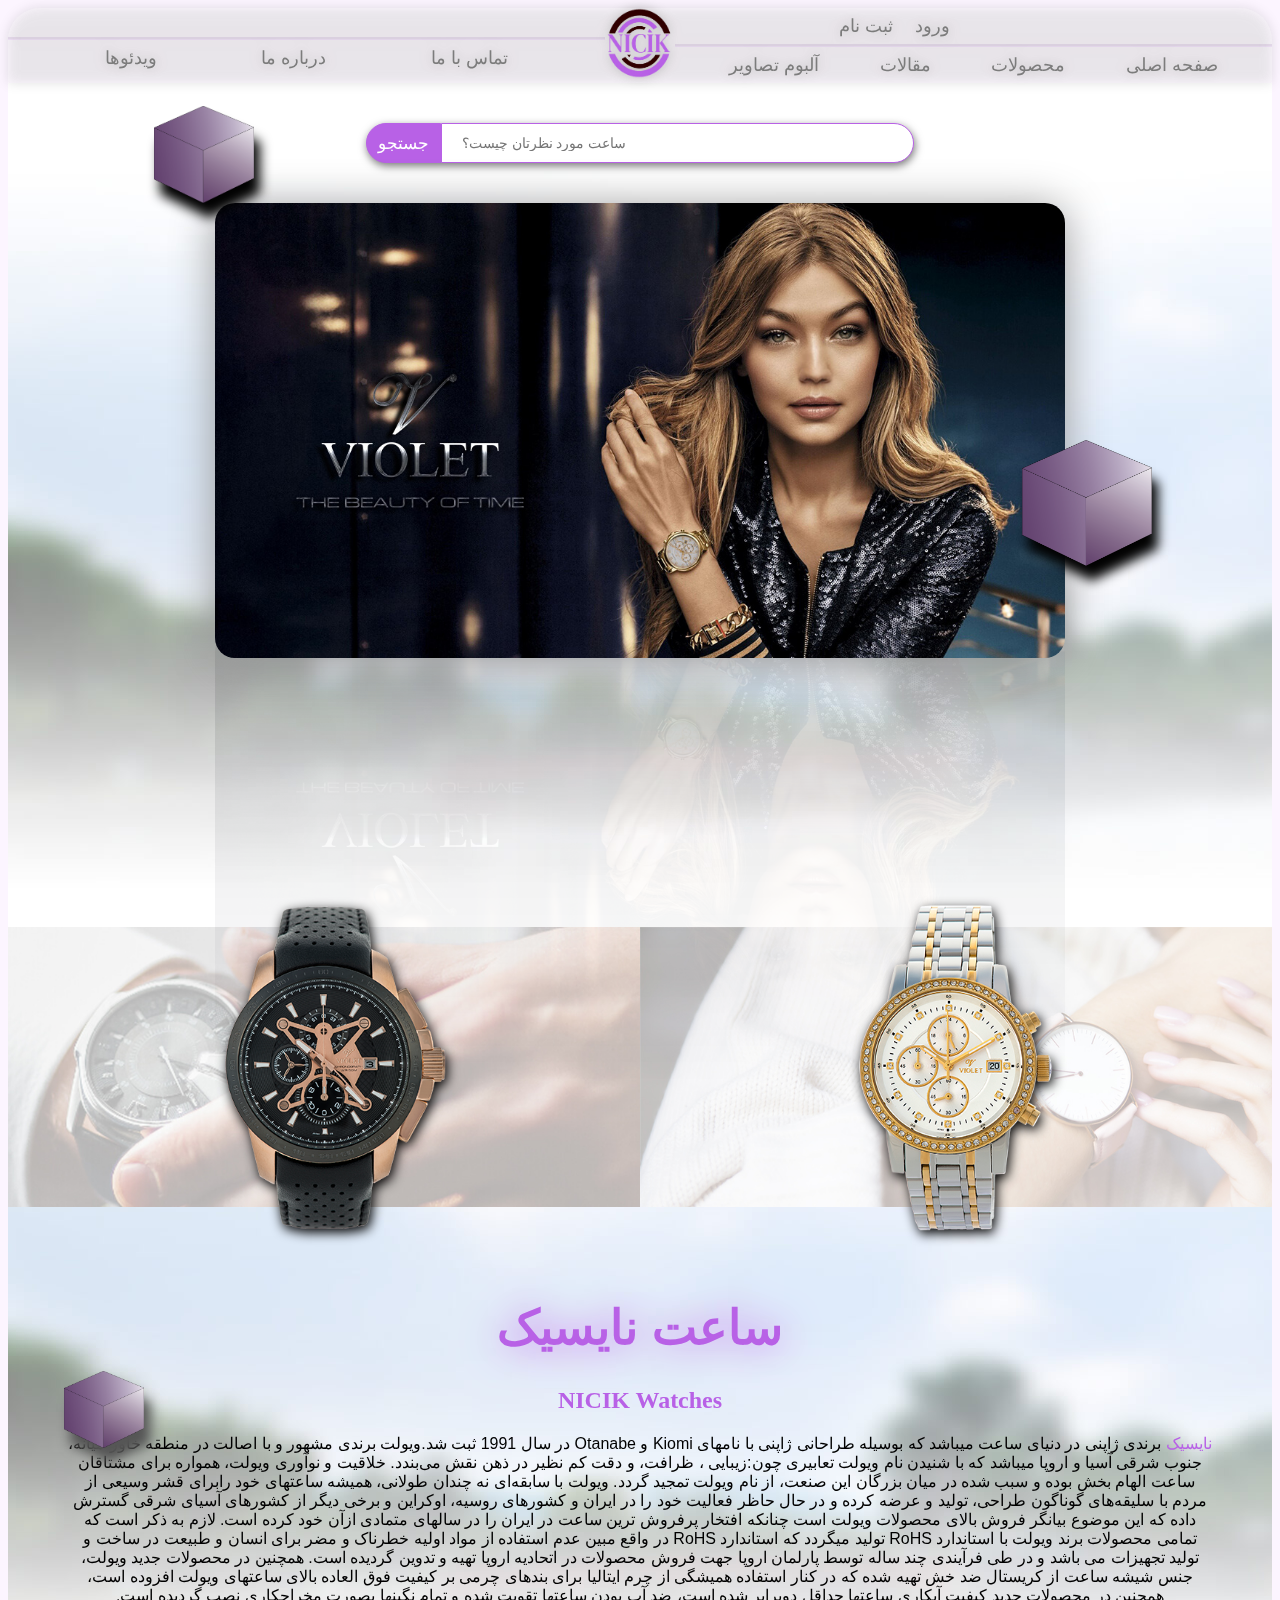
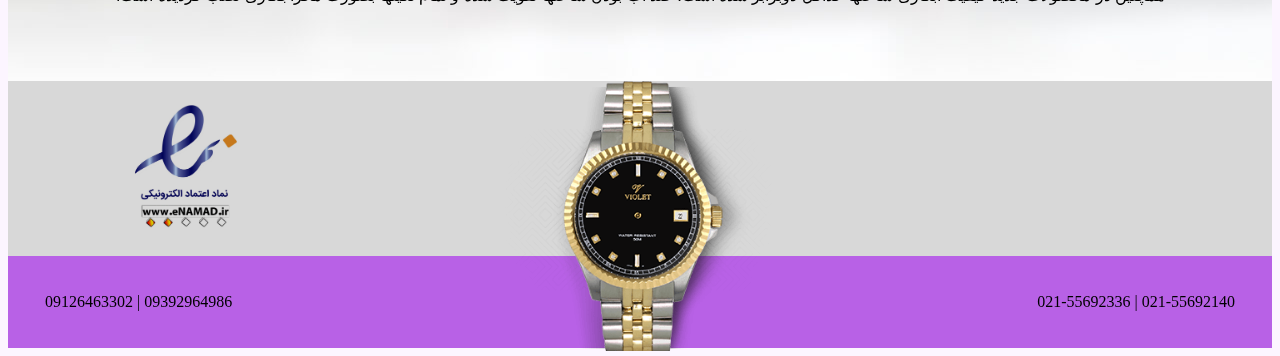
<file: index10.html>
<!DOCTYPE html>
<html lang="fa">

<head>
    <meta charset="UTF-8">
    <meta name="viewport" content="width=device-width, initial-scale=1.0">
    <title>فروشگاه نایسیک</title>
    <link rel="stylesheet" href="./index10.css">
</head>

<body>
    <header class="display">
        <div id="header-right" class="display">
            <div id="header-right-top" class="display">
                <div id="basket"><lord-icon src="https://cdn.lordicon.com/hcgabluf.json" trigger="hover"
                        colors="primary:#121331,secondary:#b861e6,tertiary:#ebe6ef,quaternary:#b84196"
                        style="width:30px;height:30px">
                    </lord-icon></div>
                <div class="display" id="login">
                    <div><a href="#">ورود</a></div>
                    <div id="avatar"><lord-icon src="https://cdn.lordicon.com/hhljfoaj.json" trigger="loop" delay="2500"
                            state="hover-looking-around" colors="primary:#121331,secondary:#b861e6,tertiary:#b861e6"
                            style="width:30px;height:30px">
                        </lord-icon></div>
                    <div><a href="#">ثبت نام</a></div>
                </div>
            </div>
            <div id="header-right-bottom" class="display">
                <a href="#">صفحه اصلی</a>
                <a href="#">محصولات</a>
                <a href="#">مقالات</a>
                <a href="#">آلبوم تصاویر</a>
            </div>
        </div>
        <div id="header-center" class="display"><a href="./index10.html"><img src="./Untitled-2.png" alt=""></a></div>
        <div id="header-left" class="display">
            <div id="header-left-top" class="display">
                <div>
                    <lord-icon src="https://cdn.lordicon.com/wbuzyhjx.json" trigger="hover" state="hover-roll"
                        colors="primary:#ebe6ef,secondary:#b861e6,tertiary:#b861e6,quaternary:#4bb3fd"
                        style="width:30px;height:30px">
                    </lord-icon>
                </div>
                <div>
                    <lord-icon src="https://cdn.lordicon.com/czyzlqzd.json" trigger="morph" state="morph-alone"
                        colors="primary:#ebe6ef,secondary:#b861e6" style="width:30px;height:30px">
                    </lord-icon>
                </div>
            </div>
            <div id="header-left-bottom" class="display">
                <a href="#">تماس با ما</a>
                <a href="mailto:hamidreza82m@eamil.com">درباره ما</a>
                <a href="#">ویدئوها</a>
            </div>
        </div>
    </header>
    <div class="main">
        <form action="" class="search">
            <input type="search" placeholder="ساعت مورد نظرتان چیست؟">
            <button>جستجو</button>
        </form>
        <div class="mokab mokab2">
            <img src="./mokab.png" alt="">
        </div>
        <div class="mokab mokab3">
            <img src="./mokab.png" alt="">
        </div>
        <div class="imgs">
            <div class="mySlides fade">
                <img class="" src="./Header.jpg" alt="">
            </div>
            <div class="fade mySlides">
                <img src="./02.jpg" alt="">
            </div>
            <div class="fade mySlides">
                <img src="./03.jpg" alt="">
            </div>
            <div class="fade mySlides">
                <img src="./04.jpg" alt="">
            </div>
            <div class="fade mySlides">
                <img src="./05.jpg" alt="">
            </div>
            <div class="fade mySlides">
                <img src="./06.jpg" alt="">
            </div>
            <div class="fade mySlides">
                <img src="./07.jpg" alt="">
            </div>
        </div>
        <div class="ocloc">
            <a href="#" class="ocloc-l">
                <img class="img-ocloc1" src="./S 02 PNG.png" alt="">
                <div class="text-clock">
                    <div class="text-center">
                        مردانه
                    </div>
                </div>
            </a>
            <a href="#" class="ocloc-r">
                <img class="img-ocloc2" src="./-677984444-S 01 PNG.png" alt="">
                <div class="text-center">
                    <div class="text-clock">
                        زنانه
                    </div>
                </div>
            </a>
        </div>
        <aside>
            <h1>ساعت نایسیک</h1>
            <h2>NICIK Watches</h2>
            <div class="mokab mokab1">
                <img src="./mokab.png" alt="">
            </div>
            <p><span>نایسیک</span> برندی ژاپنی در دنیای ساعت میباشد که بوسیله طراحانی ژاپنی با نامهای Kiomi و Otanabe در
                سال 1991 ثبت شد.ویولت برندی مشهور و با اصالت در منطقه خاور میانه، جنوب شرقی آسیا و اروپا میباشد که با
                شنیدن نام ویولت تعابیری چون:زیبایی ، ظرافت، و دقت کم نظیر در ذهن نقش می‌بندد. خلاقیت و نوآوری ویولت،
                همواره برای مشتاقان ساعت الهام بخش بوده و سبب شده در میان بزرگان این صنعت، از نام ویولت تمجید گردد.
                ویولت با سابقه‌ای نه چندان طولانی، همیشه ساعتهای خود رابرای قشر وسیعی از مردم با سلیقه‌های گوناگون
                طراحی، تولید و عرضه کرده و در حال حاظر فعالیت خود را در ایران و کشورهای روسیه، اوکراین و برخی دیگر از
                کشورهای آسیای شرقی گسترش داده که این موضوع بیانگر فروش بالای محصولات ویولت است چنانکه افتخار پرفروش ترین
                ساعت در ایران را در سالهای متمادی ازآن خود کرده است.
                لازم به ذکر است که تمامی محصولات برند ویولت با استاندارد RoHS تولید میگردد که استاندارد RoHS در واقع
                مبین عدم استفاده از مواد اولیه خطرناک و مضر برای انسان و طبیعت در ساخت و تولید تجهیزات می باشد و در طی
                فرآیندی چند ساله توسط پارلمان اروپا جهت فروش محصولات در اتحادیه اروپا تهیه و تدوین گردیده است. همچنین در
                محصولات جدید ویولت، جنس شیشه ساعت از کریستال ضد خش تهیه شده که در کنار استفاده همیشگی از چرم ایتالیا
                برای بندهای چرمی بر کیفیت فوق العاده بالای ساعتهای ویولت افزوده است، همچنين در محصولات جدید کیفیت آبکاری
                ساعتها حداقل دوبرابر شده است، ضد آب بودن ساعتها تقویت شده و تمام نگینها بصورت مخراجکاری نصب گردیده است.
            </p>
        </aside>
        <div class="clock-footer">
            <img src="./clock.png" alt="">
        </div>
        <footer>
            <div class="top"><img class="nemad" src="./147-1.jpg" alt=""></div>
            <div class="bottom">
                <div><a href="tel:+989126463302">09126463302</a>  |  <a href="tel:+98392964986">09392964986</a></div>
                <div> <a href="tel:+982155692336">021-55692336</a>  |  <a href="tel:+982155692140">021-55692140</a> </div>
            </div>
        </footer>
    </div>
    


    <script src="https://cdn.lordicon.com/lordicon.js"></script>
    <script src="./index10.js"></script>

</body>

</html>
</file>
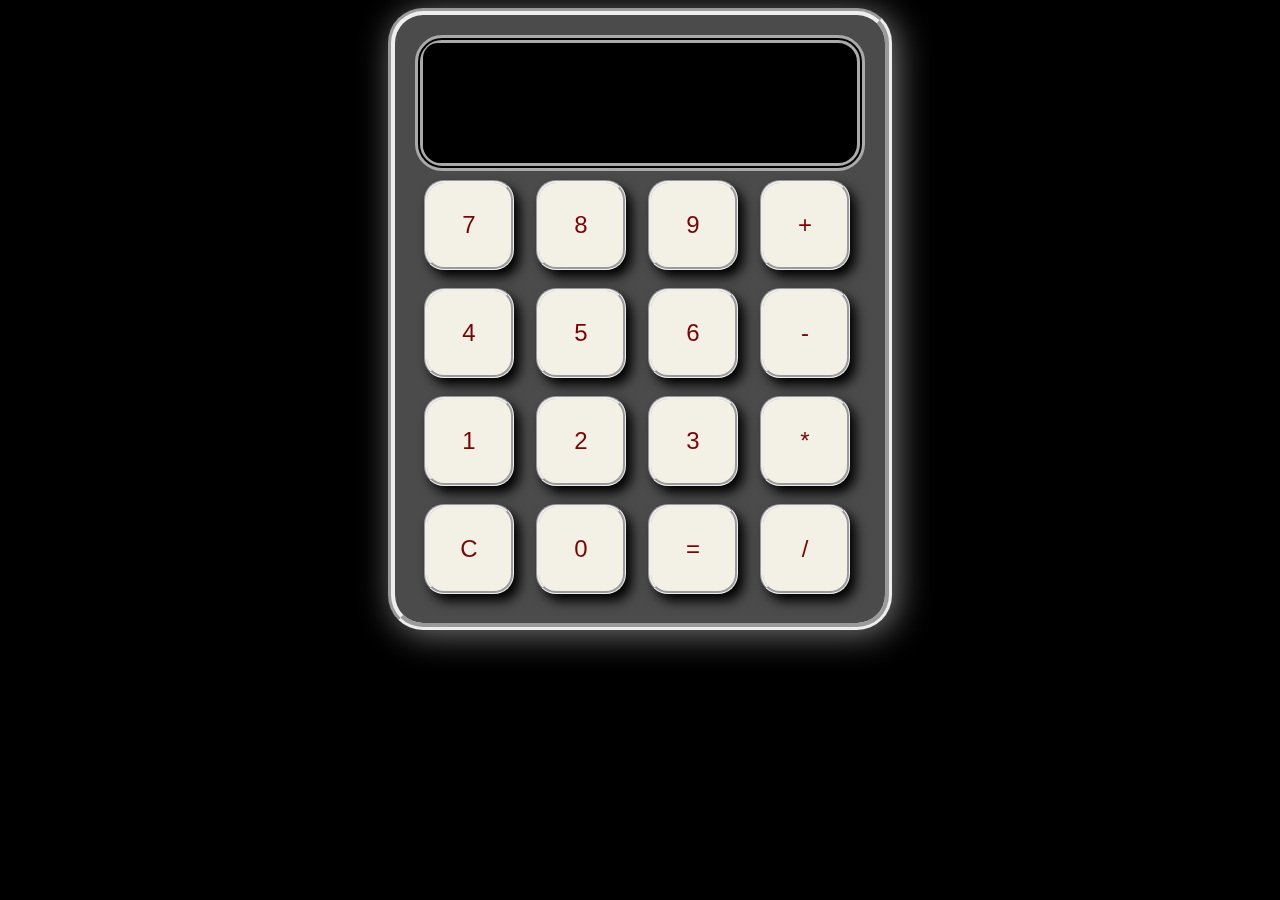
<file: index12.html>
<!DOCTYPE html>
<html lang="en">

<head>
    <meta charset="UTF-8">
    <meta name="viewport" content="width=device-width, initial-scale=1.0">
    <title>ماشین حساب</title>
    <link rel="stylesheet" href="./index12.css">
</head>

<body>
    <div id="full">
        <div id="div-input">
            <input type="text" id="input-mini" disabled>
            <input type="text" id="input" disabled>
        </div>
        <div>
            <button onclick="number('7')">7</button>
            <button onclick="number('8')">8</button>
            <button onclick="number('9')">9</button>
            <button onclick="opration('+')">+</button>
        </div>
        <div>
            <button onclick="number('4')">4</button>
            <button onclick="number('5')">5</button>
            <button onclick="number('6')">6</button>
            <button onclick="opration('-')">-</button>
        </div>
        <div>
            <button onclick="number('1')">1</button>
            <button onclick="number('2')">2</button>
            <button onclick="number('3')">3</button>
            <button onclick="opration('*')">*</button>
        </div>
        <div>
            <button onclick="clearInput()">C</button>
            <button onclick="number('0')">0</button>
            <button onclick="result()">=</button>
            <button onclick="opration('/')">/</button>
        </div>
        <script src="./index12.js"></script>
    </div>
</body>

</html>
</file>
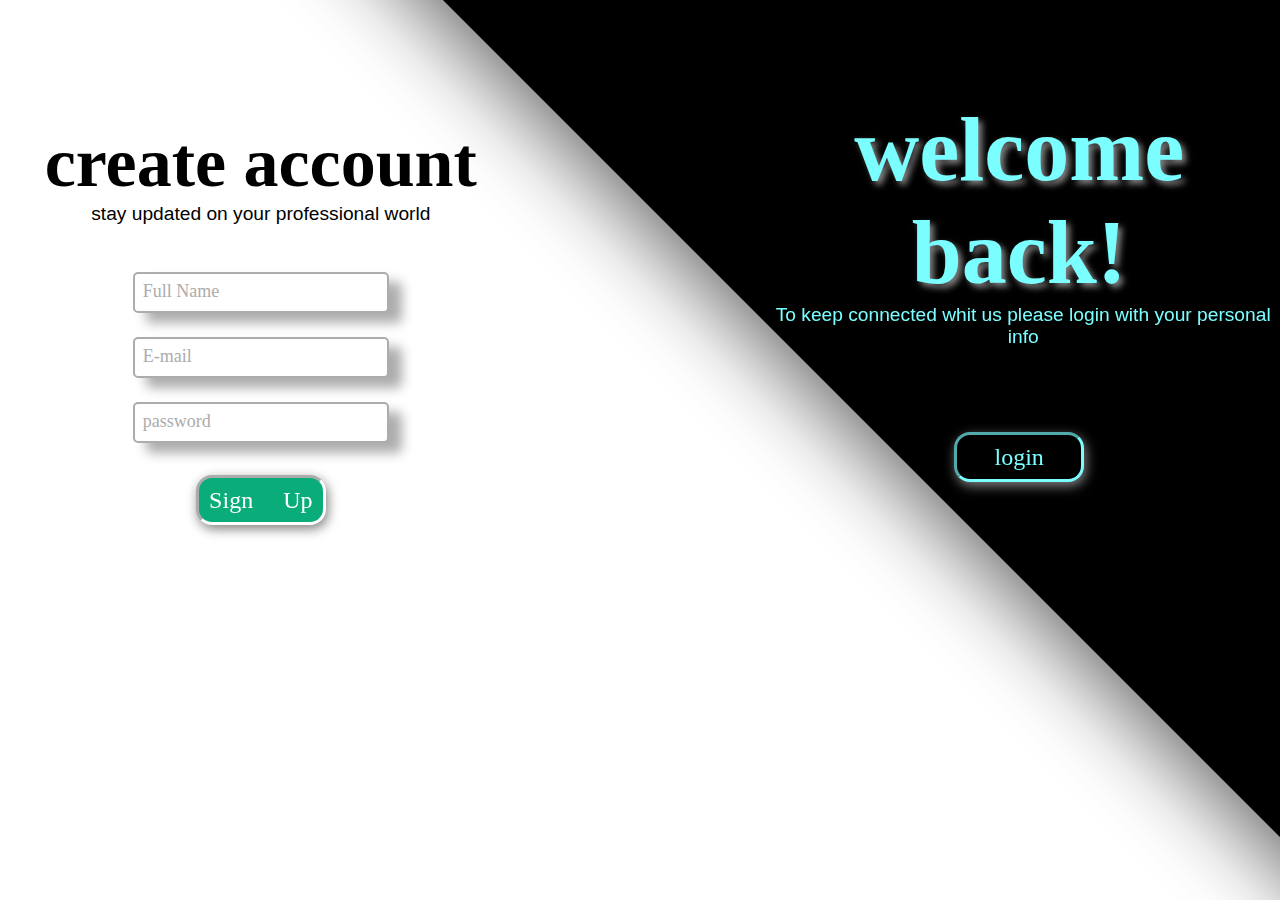
<file: index8.html>
<!DOCTYPE html>
<html lang="en">

<head>
    <meta charset="UTF-8">
    <meta name="viewport" content="width=device-width initial-scale=1.0">
    <title>login</title>
    <link rel="stylesheet" href="index8.css">
</head>

<body>

    <div id="black"></div>

    <div id="signUp">
        <div id="leftSignUp" class="translate">
            <h1><b>create account</b></h1>
            <p>stay updated on your professional world</p>
            <form action="" class="rotate">
                <div class="form-group">
                    <input type="text" placeholder="Full Name">
                    <label for="name" class="form-label">Full Name</label>
                </div>
                <div class="form-group">
                    <input type="email" placeholder="E-mail">
                    <label for="email" class="form-label">E-mail</label>
                </div>
                <div class="form-group">
                    <input type="password" placeholder="password">
                    <label for="password" class="form-label">password</label>
                </div>
                <button class="buttonForm">Sign Up</button>
            </form>
            <div class="iconDiv">
                <lord-icon class="rotate" src="https://cdn.lordicon.com/oemjpisw.json" trigger="hover" style="width:50px;height:50px">
                </lord-icon>
                <lord-icon class="rotate" src="https://cdn.lordicon.com/dbvisxjw.json" trigger="hover" state="hover-roll"
                    style="width:50px;height:50px">
                </lord-icon>
            </div>
        </div>
        <div id="rightSignUp" class="translate2">
            <div class="text-black">
                <h3 class="rotate">welcome back!</h3>
                <P class="rotate text-black-p">To keep connected whit us please login with your personal info</P>
                <br><br><br><br><br><br>
                <button id="login" class="rotate">login</button>
            </div>
        </div>
    </div>  
    <div id="login-page">
        <div id="leftLogin"class="translate">
            <div class="text-black">
                <h3 class="rotate2">Hello, Friend!</h3>
                <p class="rotate2 text-black-p">Enter your personal details and start journey with us</p>
                <button class="rotate2" id="signUpButton">signUp</button>
            </div>
        </div>


        <div id="rightLogin" class="translate2">
            <h1>
                <b>Sign in</b>
            </h1>
            
            <div class="iconDiv  rotate2">
                <lord-icon src="https://cdn.lordicon.com/oemjpisw.json" trigger="hover" style="width:50px;height:50px">
                </lord-icon>
                <lord-icon src="https://cdn.lordicon.com/dbvisxjw.json" trigger="hover" state="hover-roll"
                    style="width:50px;height:50px">
                </lord-icon>
            </div>
            <p>______________or______________</p>
            <form action="" class="rotate2">

                <div class="form-group  rotate2">
                    <input type="email" placeholder="E-mail">
                    <label for="email" class="form-label">E-mail</label>
                </div>
                <div class="form-group rotate2">
                    <input type="password" placeholder="password">
                    <label for="password" class="form-label">password</label>
                </div>
                <a href="#" id="link">forgot password?</a>
                <button class="buttonForm">Sign In</button>
            </form>
        </div>
        
    </div>
    
    <script src="index8.js"></script>
    <script src="https://cdn.lordicon.com/lordicon.js"></script>
</body>

</html>
</file>
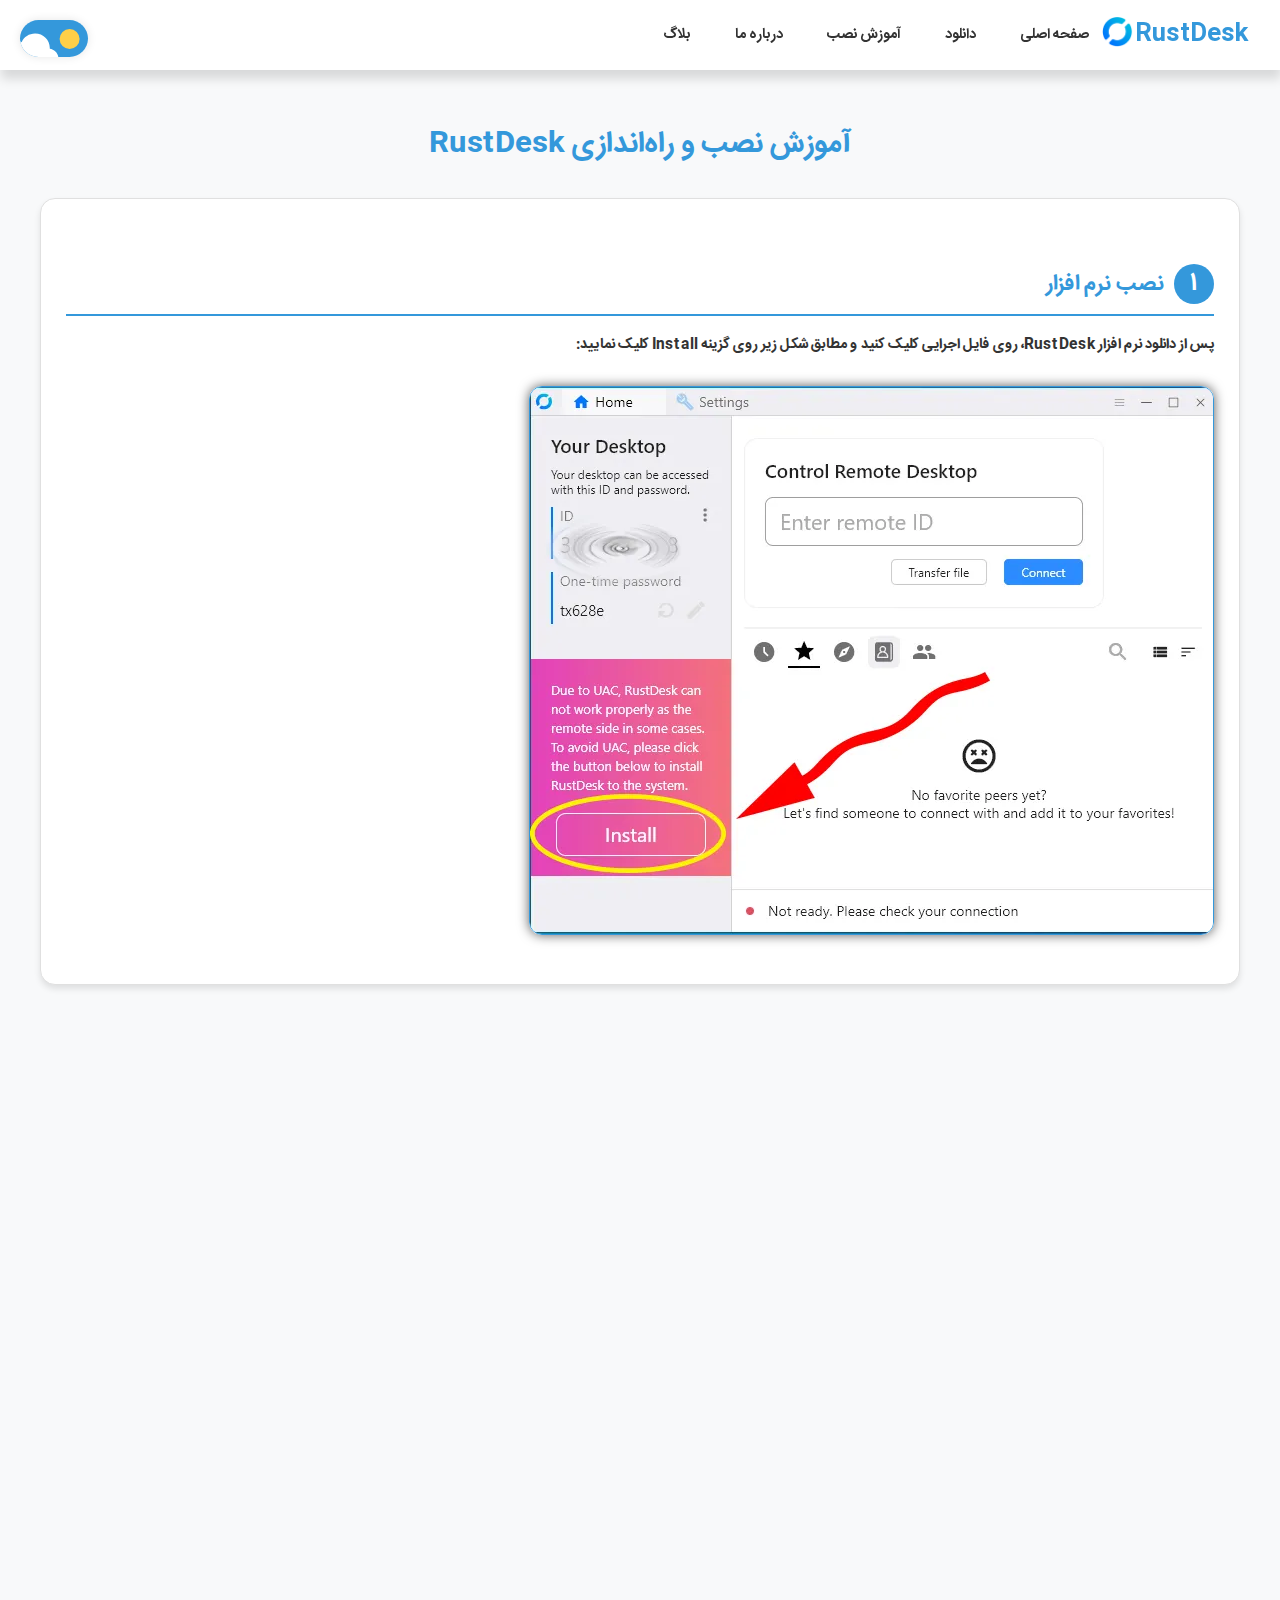
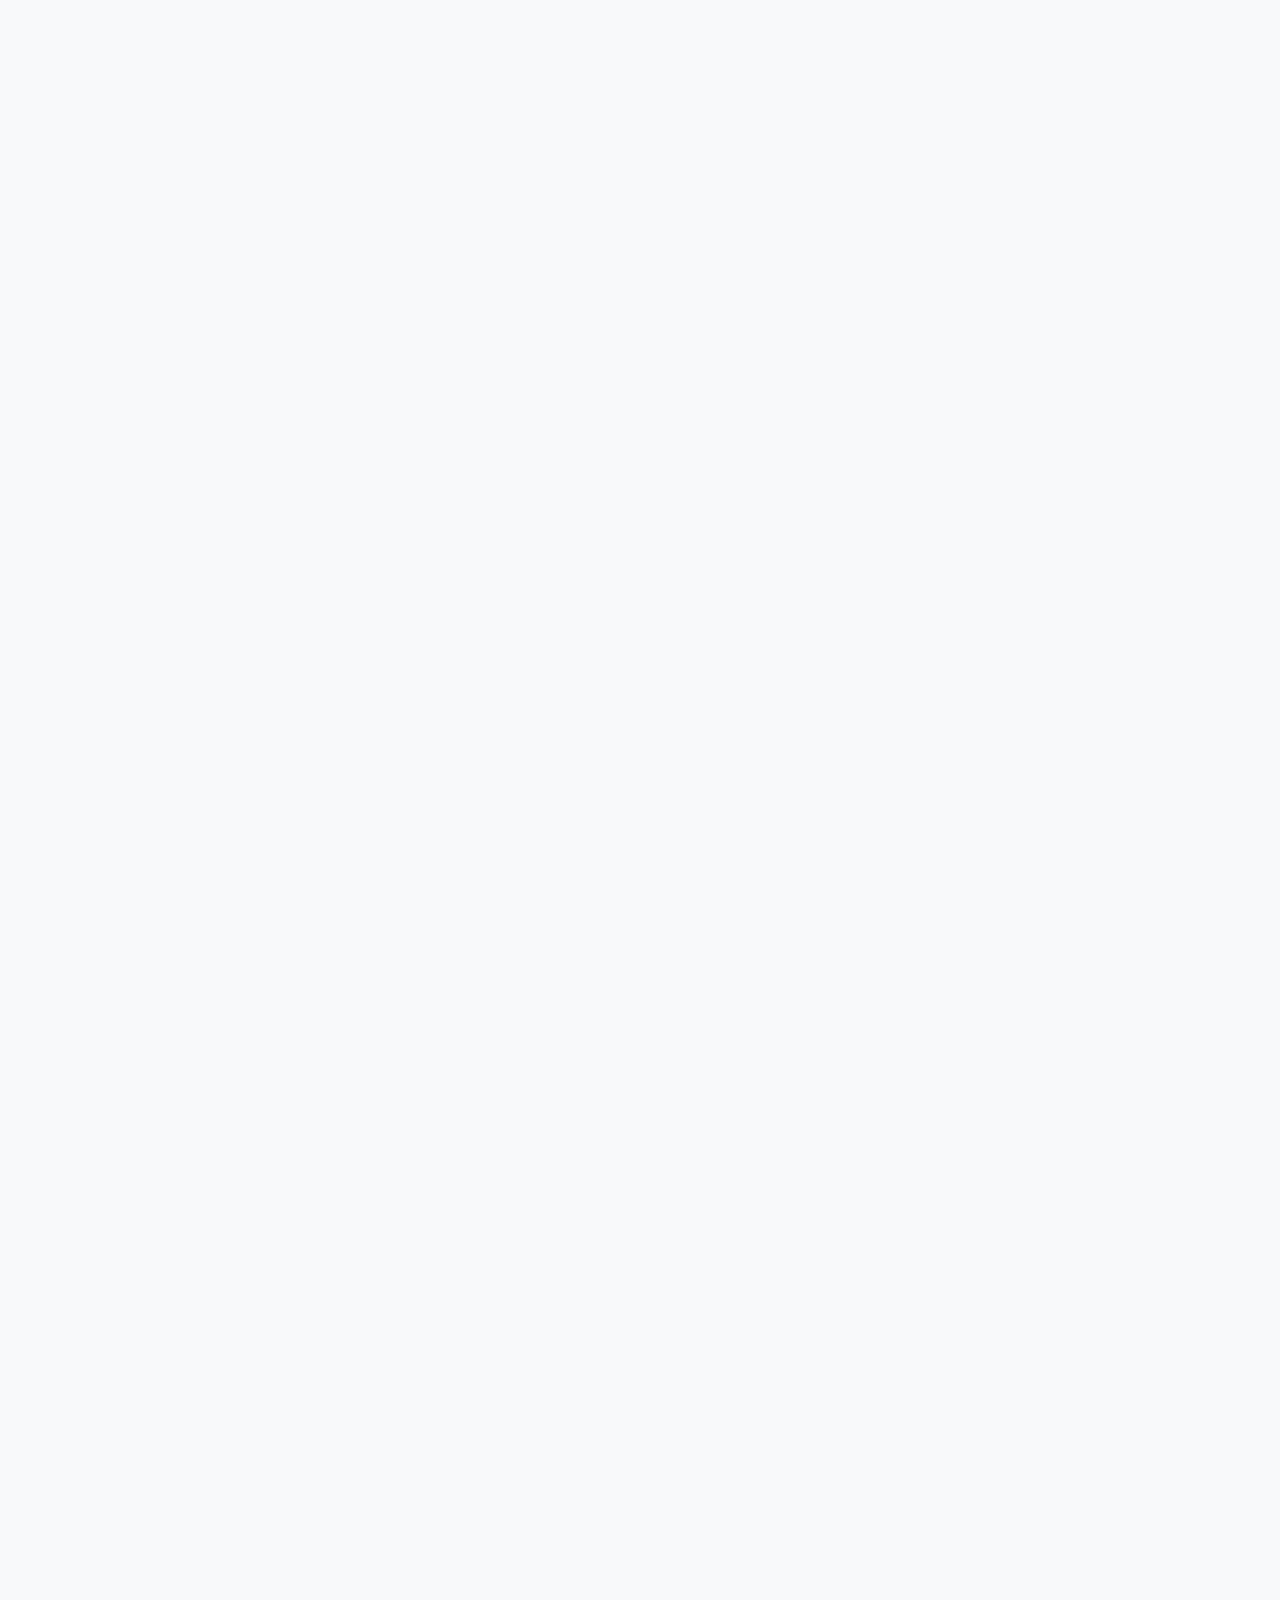
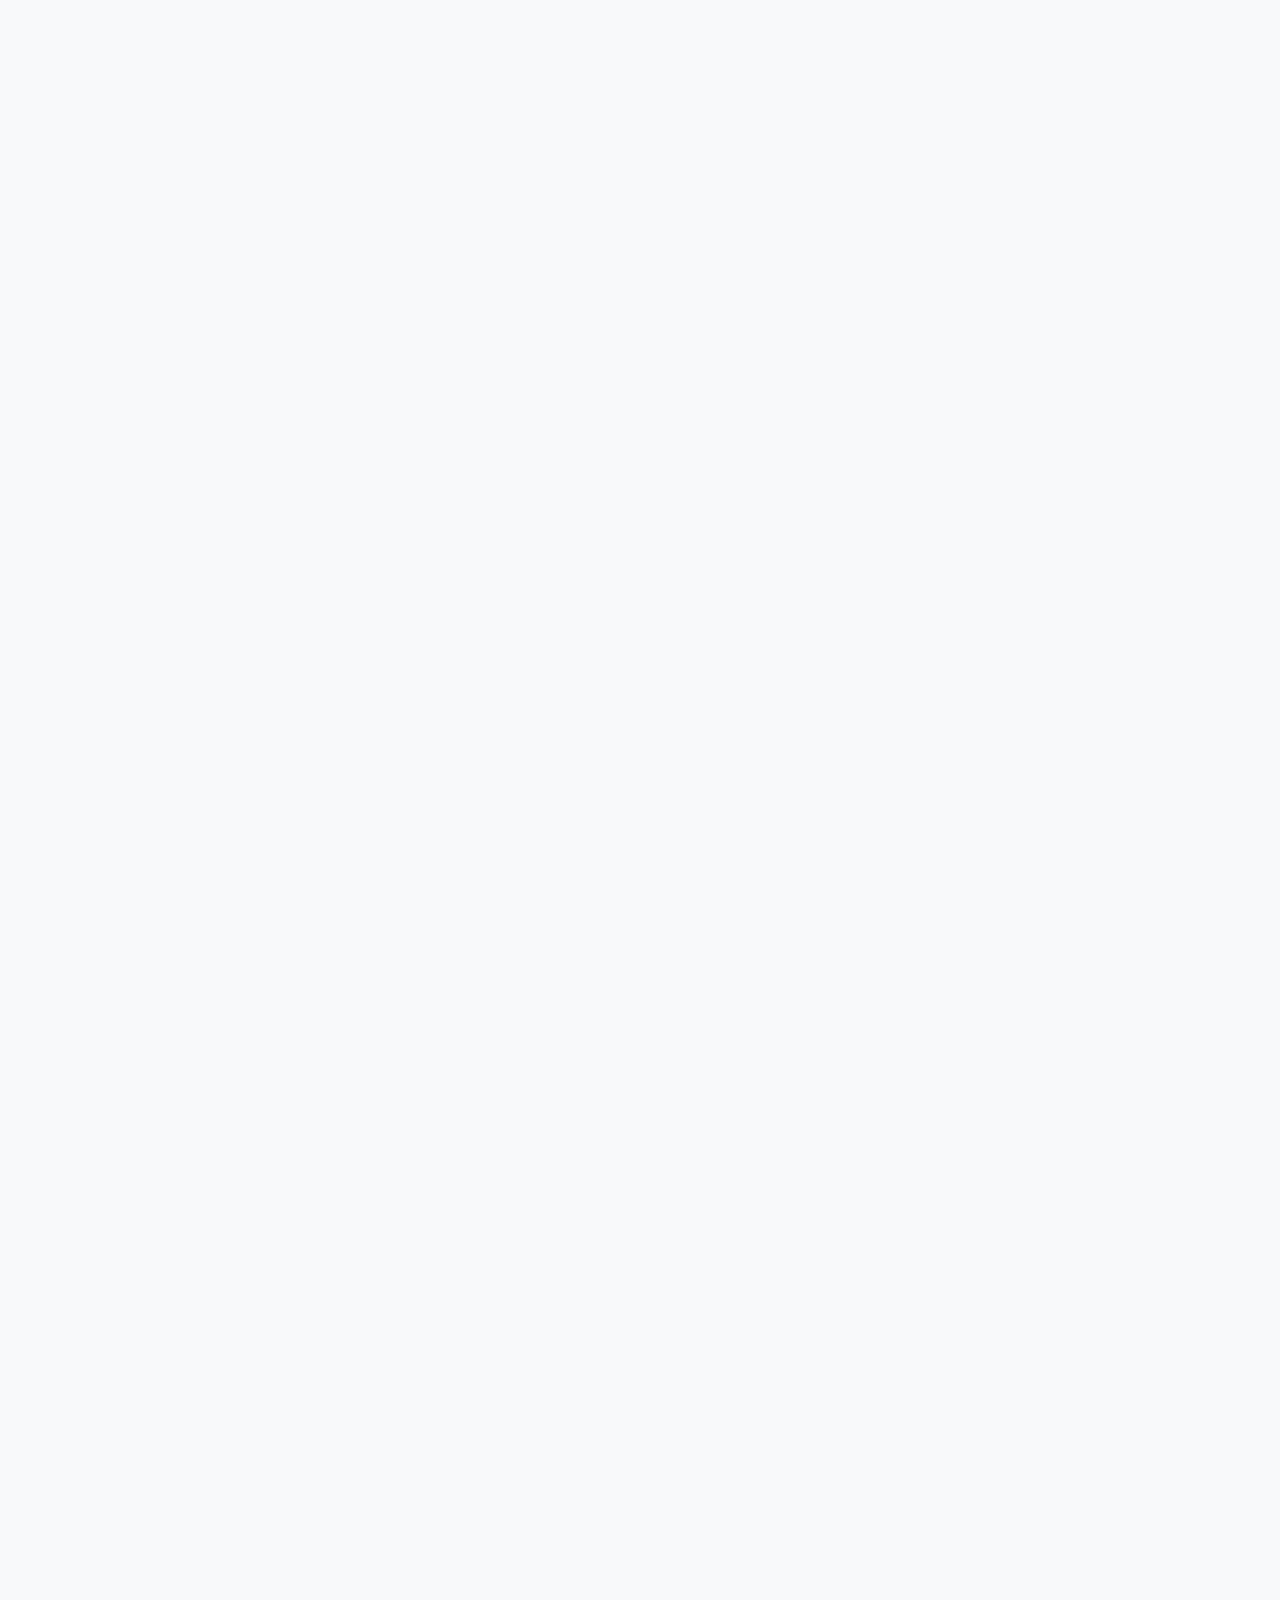
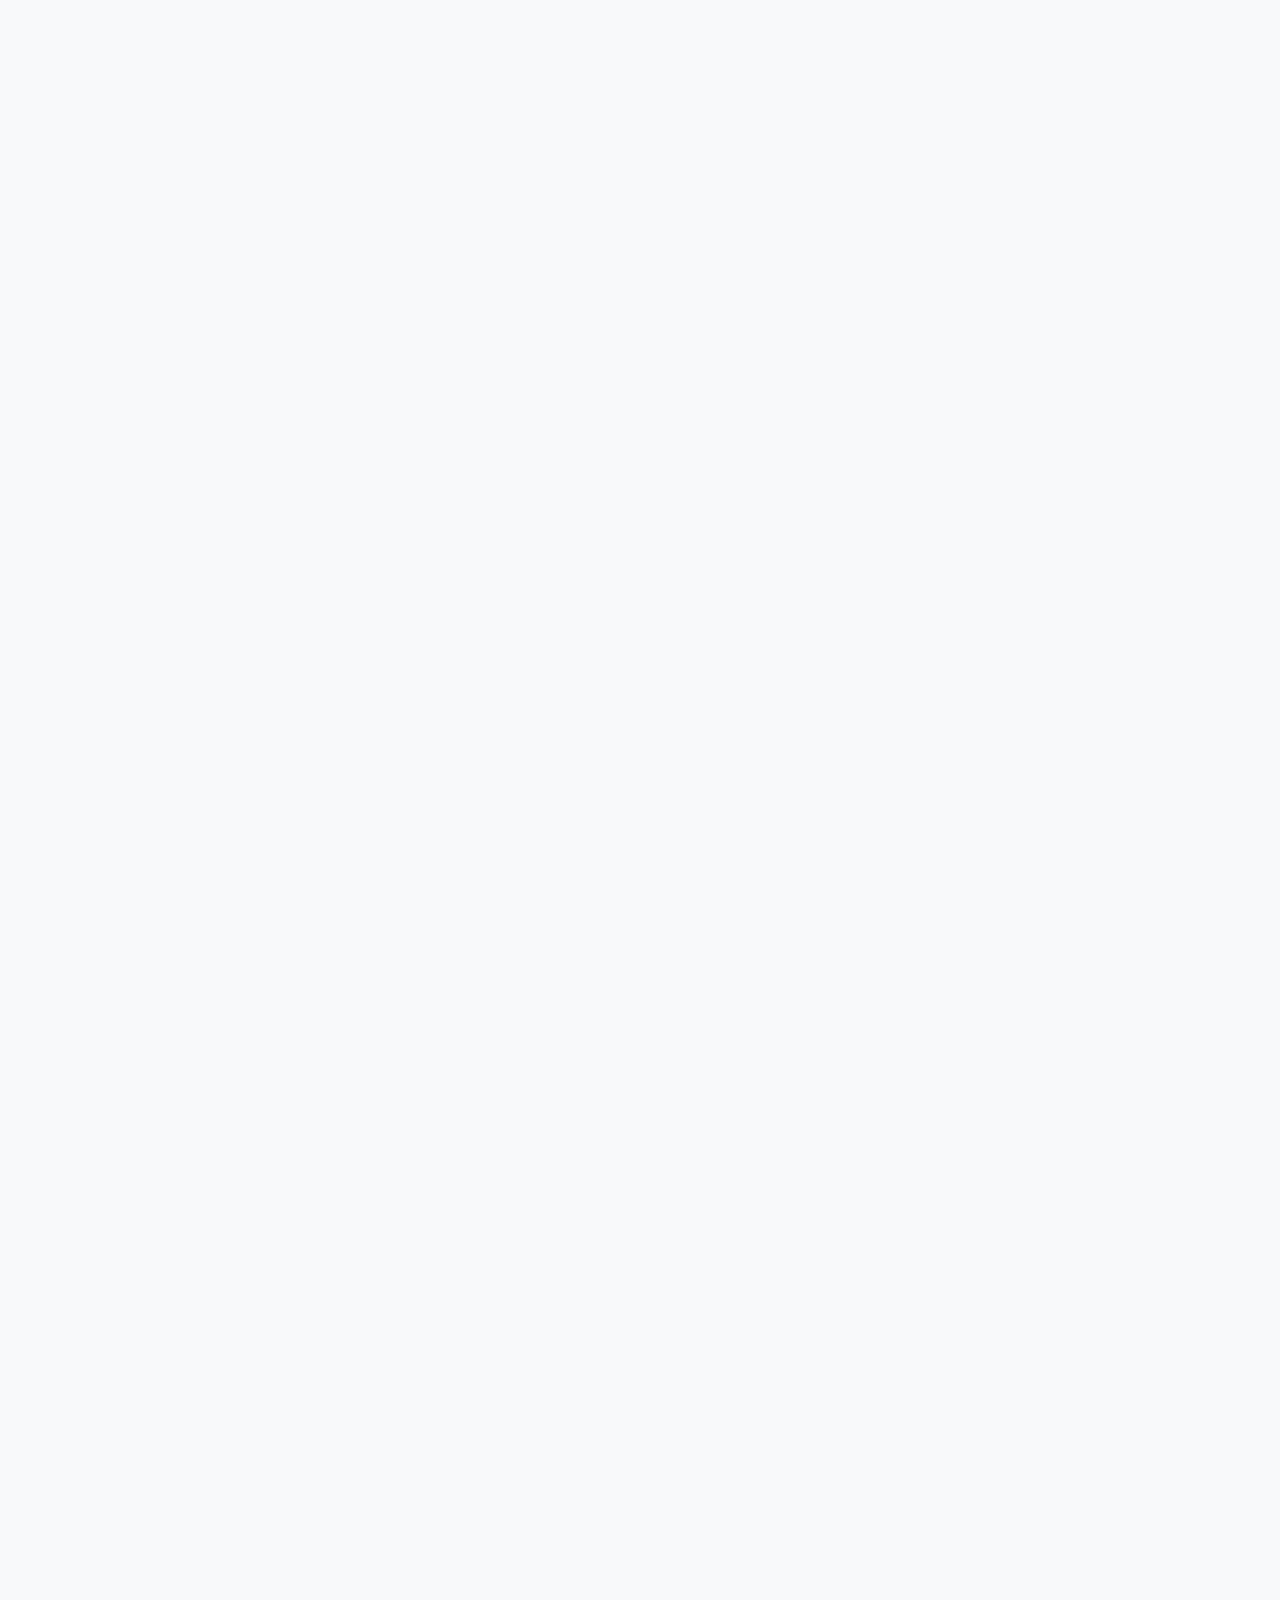
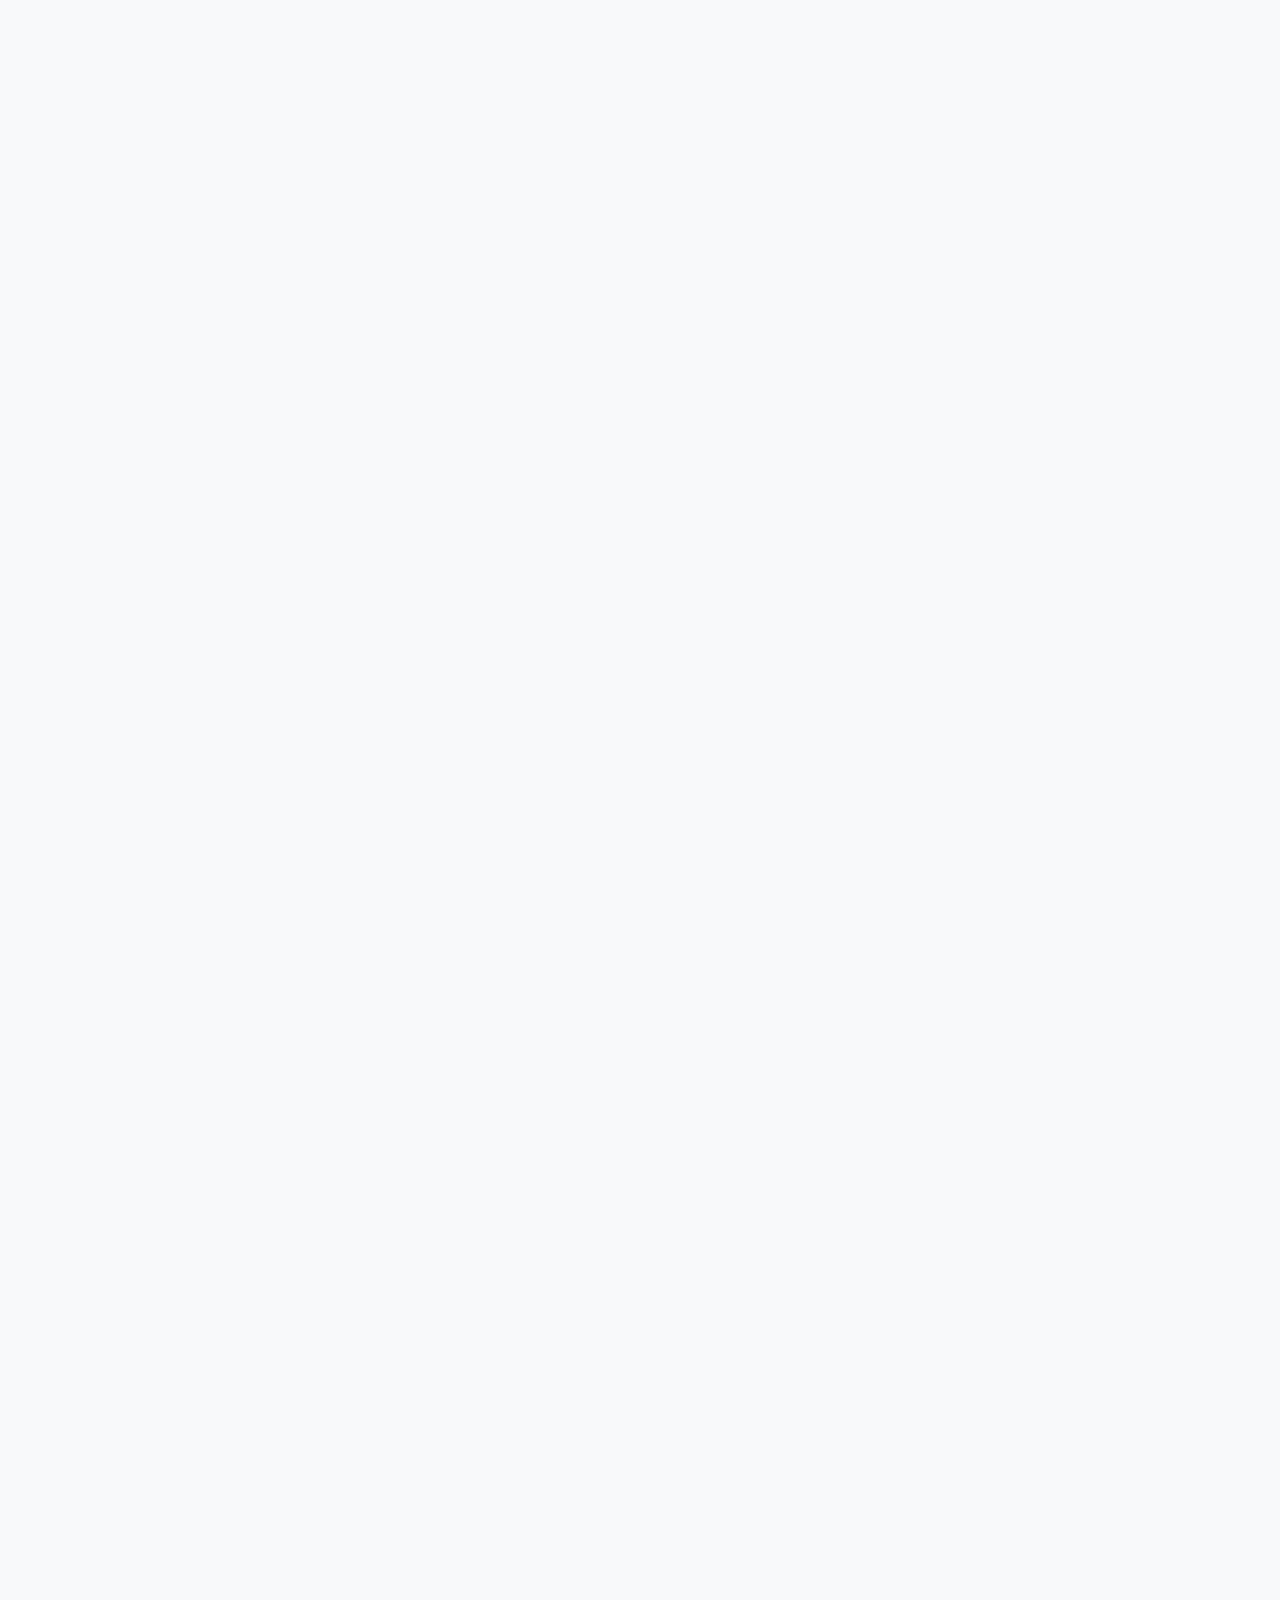
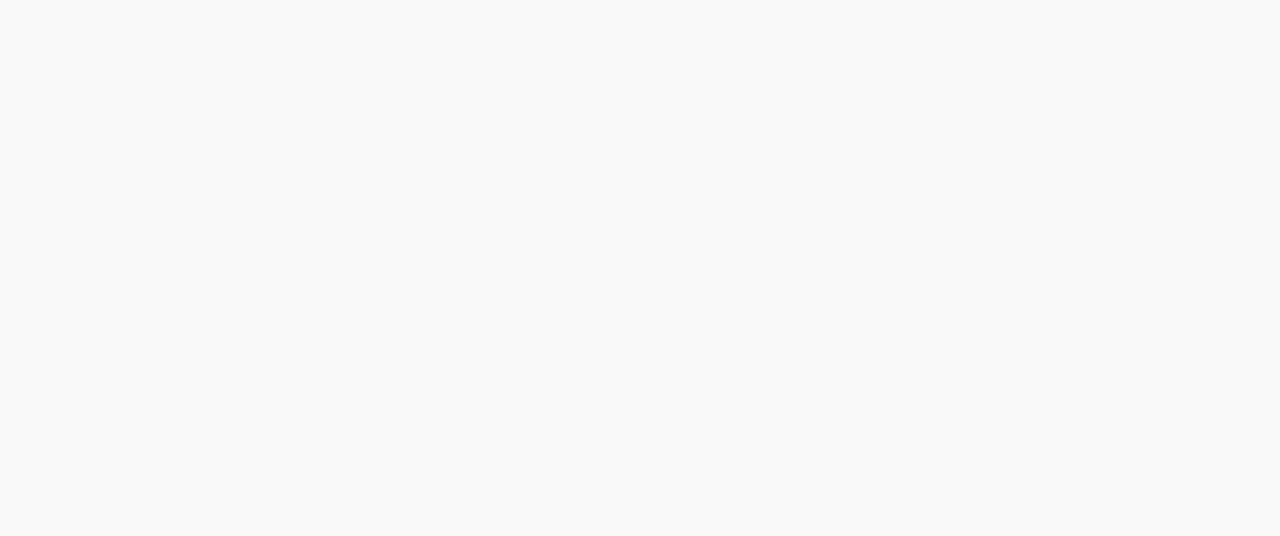
<file: install.html>
<!DOCTYPE html>
<html lang="fa" dir="rtl">

<head>
    <meta charset="UTF-8">
    <meta name="title" content="دریافت، آموزش نصب و راه‌اندازی RustDesk (راست‌دسک) - نرم افزار کنترل از راه دور رایگان
    ">

    <link rel="stylesheet" href="https://cdnjs.cloudflare.com/ajax/libs/font-awesome/6.4.0/css/all.min.css">
    <link rel="stylesheet" href="./install.css">
    <link rel="icon" type="image/png" href="./rustdesk1.png">
    <meta name="viewport" content="width=device-width, initial-scale=1.0">

    <title>آموزش نصب و راه‌اندازی RustDesk (راست‌دسک) | نرم‌افزار کنترل از راه دور رایگان </title>
    <meta name="description"
        content="آموزش کامل نصب و تنظیم RustDesk (جایگزین TeamViewer و AnyDesk) با تصاویر مرحله‌به‌مرحله. دانلود آخرین نسخه + تنظیم سرور اختصاصی و رفع مشکلات اتصال">

    <meta property="og:type" content="article">
    <meta property="og:title" content="آموزش نصب و راه‌اندازی RustDesk (راست‌دسک) | نرم‌افزار کنترل از راه دور رایگان">
    <meta property="og:description"
        content="آموزش تصویری نصب RustDesk روی ویندوز، مک و لینوکس. تنظیم سرور شخصی و حل خطاهای رایج اتصال">
    <meta property="twitter:card" content="summary_large_image">
    <meta property="twitter:title" content="آموزش نصب و راه‌اندازی RustDesk (راست‌دسک) | نرم‌افزار کنترل از راه دور رایگان">
    <meta property="twitter:description"
        content="راهنمای تصویری نصب و استفاده از RustDesk به عنوان جایگزین رایگان نرم‌افزارهای کنترل از راه دور">
    <link rel="canonical" href="https://rustdesk.ir" />
</head>

<body>
    <div class="theme-switch">
        <label class="switch">
            <input checked="true" id="theme-toggle" type="checkbox">
            <span class="slider round">
                <div class="star star_1"></div>
                <div class="star star_2"></div>
                <div class="star star_3"></div>
                <svg viewBox="0 0 16 16" class="cloud_1 cloud">
                    <path transform="matrix(.77976 0 0 .78395-299.99-418.63)" fill="#fff"
                        d="m391.84 540.91c-.421-.329-.949-.524-1.523-.524-1.351 0-2.451 1.084-2.485 2.435-1.395.526-2.388 1.88-2.388 3.466 0 1.874 1.385 3.423 3.182 3.667v.034h12.73v-.006c1.775-.104 3.182-1.584 3.182-3.395 0-1.747-1.309-3.186-2.994-3.379.007-.106.011-.214.011-.322 0-2.707-2.271-4.901-5.072-4.901-2.073 0-3.856 1.202-4.643 2.925">
                    </path>
                </svg>
            </span>
        </label>
    </div>

    <header data-aos="fade-down">
        <div class="logo">
            <img src="./rustdesk1.png" alt="RustDesk Logo">
            <h1>RustDesk</h1>
        </div>

        <nav class="main-nav">
            <ul>
                <button id="close" onclick="show()"><lord-icon src="https://cdn.lordicon.com/nqtddedc.json"
                        trigger="hover" state="hover-cross-3" colors="primary:#3498DB" style="width:40px;height:40px">
                    </lord-icon></button>
                <li><a href="./index.html">صفحه اصلی</a></li>
                <li><a href="./index.html#download">دانلود</a></li>
                <li><a href="#install">آموزش نصب</a></li>
                <li><a href="#about">درباره ما</a></li>
                <li><a href="#blog">بلاگ</a></li>
            </ul>
        </nav>
        <button class="mobile-menu-toggle" aria-label="منو">
            <span></span>
            <span></span>
            <span></span>
        </button>
    </header>


    <div class="container" id="install">
        <h1 style="text-align: center; color: var(--accent); margin-bottom: 30px;">آموزش نصب و راه‌اندازی RustDesk</h1>

        <div class="step" data-aos="fade-up">
            <h2><span class="step-number">1</span>نصب نرم افزار</h2>
            <p>پس از دانلود نرم افزار RustDesk، روی فایل اجرایی کلیک کنید و مطابق شکل زیر روی گزینه
                <strong>Install</strong> کلیک نمایید:
            </p>
            <img src="./1.webp" alt="مرحله نصب RustDesk" class="screenshot">
        </div>

        <div class="step" data-aos="fade-up">
            <h2><span class="step-number">2</span>تنظیمات نصب</h2>
            <p>پس از شروع پروسه نصب:</p>
            <ol>
                <li>مسیر نصب را انتخاب کنید (پیش‌فرض: <code>C:\Program Files\RustDesk</code>)</li>
                <li>گزینه‌های زیر را فعال نمایید:
                    <ul>
                        <li>Create start menu shortcuts</li>
                        <li>Create desktop icon</li>
                        <li>Install RustDesk certificate</li>
                    </ul>
                </li>
            </ol>
            <img src="./2.webp" alt="تنظیمات نصب" class="screenshot">
        </div>

        <div class="step" data-aos="fade-up">
            <h2><span class="step-number">3</span>تایید هشدار امنیتی</h2>
            <p>در پنجره هشدار امنیتی روی دکمه <strong>OK</strong> کلیک کنید:</p>
            <div class="note">
                این گواهی تستی RustDesk است که می‌توانید به آن اعتماد کنید. این گواهی برای نصب درایورهای مورد نیاز
                RustDesk استفاده خواهد شد.
            </div>
            <img src="./3.webp" alt="هشدار امنیتی" class="screenshot">
        </div>

        <div class="step" data-aos="fade-up">
            <h2><span class="step-number">4</span>ورود به تنظیمات شبکه</h2>
            <p>پس از تکمیل نصب:</p>
            <ol>
                <li>روی <strong>Settings</strong> (سه نقطه) کلیک کنید</li>
                <li>به تب <strong>Network</strong> بروید</li>
            </ol>
            <img src="./4.webp" alt="ورود به تنظیمات" class="screenshot">
        </div>

        <div class="step" data-aos="fade-up">
            <h2><span class="step-number">5</span>تنظیم سرور اختصاصی</h2>
            <p>در بخش Network:</p>
            <ol>
                <li>روی <strong>Unlock network settings</strong> دابل کلیک کنید</li>
                <li>مقادیر زیر را وارد نمایید:
                    <ul>
                        <li>ID server: <code>iranrustdesk.ir</code></li>
                    </ul>
                </li>
                <li>روی دکمه <strong>Apply</strong> کلیک کنید</li>
            </ol>

            <div class="note">
                <i class="fas fa-info-circle"></i>
                <strong>نکته مهم:</strong> می‌توانید از سرورهای دیگر نیز استفاده کنید.

            </div>

            <img src="./5.webp" alt="تنظیمات شبکه" class="screenshot">
            <img src="./7.png" alt="تنظیم سرور" class="screenshot">
        </div>
        <div class="important-note" data-aos="fade-up">
            <div class="note-header">
                <i class="fas fa-network-wired"></i>
                <h3>شرط اتصال موفق بین دو دستگاه</h3>
            </div>
            <div class="note-content">
                <p>برای ارتباط صحیح بین دو دستگاه در RustDesk، <strong>تنظیمات سرور (ID/Relay Server)</strong> باید در
                    هر دو دستگاه یکسان باشد:</p>

                <div class="server-examples">
                    <div class="server-case connect">
                        <span class="case-label">اتصال موفق:</span>
                        <div class="server-pair">
                            <div class="device">
                                <i class="fas fa-desktop"></i>
                                <span>دستگاه اول</span>
                                <code>rustdesk.ir</code>
                            </div>
                            <div class="connection-arrow">
                                <i class="fas fa-arrows-alt-h"></i>
                            </div>
                            <div class="device">
                                <i class="fas fa-laptop"></i>
                                <span>دستگاه دوم</span>
                                <code>rustdesk.ir</code>
                            </div>
                        </div>
                    </div>

                    <div class="server-case disconnect">
                        <span class="case-label">اتصال ناموفق:</span>
                        <div class="server-pair">
                            <div class="device">
                                <i class="fas fa-desktop"></i>
                                <span>دستگاه اول</span>
                                <code>rustdesk.ir</code>
                            </div>
                            <div class="connection-arrow error">
                                <i class="fas fa-times-circle"></i>
                            </div>
                            <div class="device">
                                <i class="fas fa-laptop"></i>
                                <span>دستگاه دوم</span>
                                <code>iranrustdesk.ir</code>
                            </div>
                        </div>
                    </div>
                </div>
            </div>
        </div>
        <div class="step" data-aos="fade-up">
            <h2><span class="step-number">6</span>آماده به کار</h2>
            <p>اکنون RustDesk شما آماده استفاده است. می‌توانید:</p>
            <ul>
                <li>ID خود را به پشتیبان یا فرد مورد نظر بدهید</li>
                <li>برای اتصال به سیستم دیگر، ID آن سیستم را وارد کنید</li>
                <li>از امکانات انتقال فایل استفاده نمایید</li>
            </ul>
        </div>
        <div class="connection-status" data-aos="fade-up">
            <h2><i class="fas fa-network-wired"></i> وضعیت اتصال RustDesk</h2>

            <div class="status-box connected">
                <h3>وضعیت متصل <span class="badge success"><i class="fas fa-check-circle"></i> متصل</span></h3>
                <img src="9.jpg" alt="وضعیت اتصال موفق" class="screenshot">
                <div class="status-details">
                    <p>زمانی که RustDesk با موفقیت به سرور متصل باشد:</p>
                    <ul>
                        <li><strong>ID دستگاه شما</strong> نمایش داده می‌شود (مثال: <code>137 362 524</code>)</li>
                        <li><strong>رمز یکبارمصرف</strong> برای اتصال نشان داده می‌شود (مثال: <code>uaceeu</code>)</li>
                        <li>پیام <span class="ready-status">Ready</span> در پایین پنجره ظاهر می‌شود</li>
                        <li>دکمه‌های <span class="btn-example">Transfer file</span> و <span
                                class="btn-example">Connect</span> فعال هستند</li>
                        <li>لیست دستگاه‌های متصل قابل مشاهده است</li>
                    </ul>
                </div>
            </div>

            <div class="status-box disconnected">
                <h3>وضعیت قطع ارتباط <span class="badge error"><i class="fas fa-exclamation-triangle"></i> قطع</span>
                </h3>
                <img src="10.jpg" alt="وضعیت قطع اتصال" class="screenshot">
                <div class="status-details">
                    <p>زمانی که اتصال RustDesk قطع باشد:</p>
                    <ul>
                        <li>پیام <span class="connecting-status">...Connecting to the RustDesk network</span> نمایش داده
                            می‌شود</li>
                        <li>ممکن است ID دستگاه و رمز یکبارمصرف نشان داده نشوند</li>
                        <li>دکمه‌های ارتباطی غیرفعال می‌شوند</li>
                        <li>این وضعیت معمولاً به دلایل زیر رخ می‌دهد:
                            <ul>
                                <li>مشکلات شبکه یا اینترنت</li>
                                <li>مشکلات سرور RustDesk</li>
                                <li>تنظیمات نادرست شبکه</li>
                            </ul>
                        </li>
                    </ul>
                    <div class="note warning">
                        <i class="fas fa-exclamation-circle"></i>
                        در این حالت، ابتدا اتصال اینترنت خود را بررسی کنید، سپس از صحت تنظیمات شبکه در RustDesk اطمینان
                        حاصل
                        نمایید.
                    </div>
                </div>
            </div>
        </div>
    </div>

    <footer class="site-footer" data-aos="fade-up">
        <div class="footer-container">
            <div class="footer-message">
                <p>
                    <span class="footer-hero">پلتفرم RustDesk</span>
                    توسعه یافته توسط
                    <a href="https://daneshvaransarmad.co.ir/" target="_blank" class="footer-link">دانشوران سرمد</a>
                    <span class="footer-separator">|</span>
                    محصول
                    <a href="https://hushasoft.ir/" target="_blank" class="footer-link">هوشا سافت</a>
                    <span class="footer-separator">|</span>
                    اجرا:
                    <a href="https://hamidreza82m.github.io/" target="_blank" class="footer-link">حمیدرضا محمدی</a>
                </p>
            </div>
            <div class="footer-credits">
                <p class="footer-heart">راه‌اندازی شده با <span class="heart">❤️</span></p>
                <p class="copyright">© 2025 - تمام حقوق محفوظ است</p>
            </div>
        </div>
    </footer>

    <script src="./rustdesk.js"></script>
    <script src="https://cdn.lordicon.com/lordicon.js"></script>
    <script type="application/ld+json">
        {
          "@context": "https://schema.org",
          "@type": "SoftwareApplication",
          "name": "RustDesk",
          "operatingSystem": "Windows, macOS, Linux, Android, iOS",
          "applicationCategory": "RemoteDesktopApplication",
          "offers": {
            "@type": "Offer",
            "price": "0",
            "priceCurrency": "USD"
          }
        }
    </script>
</body>

</html>
</file>
<file: home.css>
:root {
    --light-bg: #f8f9fa;
    --light-text: #333333;
    --light-card: #ffffff;
    --light-border: #e0e0e0;
    --light-accent: #3498DB;


    --dark-bg: #121212;
    --dark-text: #e0e0e0;
    --dark-card: #1e1e1e;
    --dark-border: #2d2d2d;
    --dark-accent: #2980B9;

    --bg: var(--light-bg);
    --text: var(--light-text);
    --card: var(--light-card);
    --border: var(--light-border);
    --accent: var(--light-accent);
}

@font-face {
    font-family: iranSans;
    src: url(./IRANSansWeb\(FaNum\)_Bold.ttf) format(ttf),
        url(./IRANSansWeb\(FaNum\)_Bold.eot) format(eoy),
        url(./IRANSansWeb\(FaNum\)_Bold.woff) format(woff);
}

body {
    font-family: 'IRANSans', 'Poppins', sans-serif;
    background-color: var(--bg);
    font-size: .9rem;
    color: var(--text);
    margin: 0;
    padding: 0;
    transition: all 0.3s ease;
}

.theme-switch {
    position: fixed;
    top: 20px;
    left: 20px;
    z-index: 100;
}

.slider {
    position: absolute;
    cursor: pointer;
    top: -5px;
    left: 0;
    right: 0;
    bottom: 5px;
    background-color: #ccc;
    transition: .4s;
    border-radius: 34px;
}

input:checked+.slider {
    background-color: var(--accent);
}

input:checked+.slider:before {
    transform: translateX(26px);
}

header {
    background-color: var(--card);
    box-shadow: 0 2px 10px rgba(0, 0, 0, 0.1);
    padding: 1rem 2rem;
    position: sticky;
    top: 0;
    z-index: 10;
}

.logo {
    display: flex;
    gap: 2px;
    flex-direction: row-reverse;
    justify-content: center;
    align-items: flex-start;
}

.logo img {
    height: 33px;
}

.logo h1 {
    margin: 0;
    font-size: 1.5rem;
    color: var(--accent);
}

.hero {
    text-align: center;
    padding: 4rem 2rem;
    background: linear-gradient(135deg, var(--accent) 0%, #2c3e50 100%);
    color: white;
    box-shadow: 0px 3px 20px #0000009c;
}

.hero h2 {
    font-size: 2.5rem;
    margin-bottom: 1rem;
}

.hero p {
    font-size: 1.2rem;
    max-width: 800px;
    margin: 0 auto 2rem;
}

.btn:hover {
    transform: translateY(-3px);
    background-color: #2980B9;
    box-shadow: 0 5px 15px rgba(0, 0, 0, 0.2);
}

.features {
    padding: 4rem 2rem;
    max-width: 1200px;
    margin: 0 auto;
}

.features h3 {
    text-align: center;
    font-size: 2rem;
    margin-bottom: 3rem;
    color: var(--accent);
}

.feature-grid {
    display: grid;
    grid-template-columns: repeat(auto-fit, minmax(300px, 1fr));
    gap: 2rem;
}

.feature-card {
    background-color: var(--card);
    border-radius: 10px;
    padding: 2rem;
    box-shadow: 0 4px 6px rgba(0, 0, 0, 0.1);
    transition: all 0.3s ease;
    border: 1px solid var(--border);
}

.feature-card:hover {
    transform: translateY(-5px);
    box-shadow: 0 10px 20px rgba(0, 0, 0, 0.1);
}

.feature-card i {
    font-size: 2.5rem;
    color: var(--accent);
    margin-bottom: 1rem;
}

.feature-card h4 {
    font-size: 1.3rem;
    margin: 0 0 1rem;
}


.download {
    padding: 4rem 2rem;
    background-color: var(--card);
}

.download h3 {
    text-align: center;
    font-size: 2rem;
    margin-bottom: 3rem;
    color: var(--accent);
}

table {
    width: 100%;
    max-width: 800px;
    margin: 0 auto;
    border-collapse: collapse;
}

th,
td {
    padding: 12px 15px;
    text-align: right;
    border-bottom: 1px solid var(--border);
}

th {
    background-color: var(--accent);
    color: white;
}

tr:hover {
    background-color: rgba(0, 0, 0, 0.05);
}

.download-link {
    color: var(--accent);
    text-decoration: none;
    font-weight: bold;
}

a.download-link:hover {
    color: #79a3bf;
}

footer {
    background-color: var(--card);
    padding: 2rem;
    text-align: center;
    border-top: 1px solid var(--border);
}

@media (max-width: 768px) {
    .hero h2 {
        font-size: 2rem;
    }

    .hero p {
        font-size: 1rem;
    }

    .feature-grid {
        grid-template-columns: 1fr;
    }
}


body.dark-mode {
    --bg: var(--dark-bg);
    --text: var(--dark-text);
    --card: var(--dark-card);
    --border: var(--dark-border);
    --accent: var(--dark-accent);
}

.feature-card {
    background-color: var(--card);
    border-radius: 10px;
    padding: 2rem;
    box-shadow: 0 4px 6px rgba(0, 0, 0, 0.1);
    transition: all 0.3s ease;
    border: 1px solid var(--border);
    text-align: center;
}

.feature-card i {
    font-size: 2.5rem;
    color: var(--accent);
    margin-bottom: 1rem;
}

.feature-card h4 {
    font-size: 1.3rem;
    margin: 0 0 1rem;
    color: var(--accent);
}

.feature-card p {
    color: var(--text-secondary);
    line-height: 1.6;
    font-size: .9rem;
}

header {
    background-color: var(--card);
    box-shadow: 0 2px 10px rgba(0, 0, 0, 0.1);
    padding: 1rem 2rem;
    display: flex;
    justify-content: flex-start;
    align-items: center;
    position: sticky;
    top: 0;
    z-index: 10;
}

.main-nav ul {
    display: flex;
    list-style: none;
    margin: 0;
    padding: 0;
    gap: 20px;
}

.main-nav a:hover {
    color: var(--accent);
    background-color: rgba(0, 0, 0, 0.05);
}


header {
    background-color: var(--card);
    box-shadow: 0 2px 10px rgba(0, 0, 0, 0.1);
    padding: 1rem 2rem;
    display: flex;
    justify-content: flex-start;
    align-items: center;
    position: sticky;
    top: 0;
    z-index: 10;
    flex-direction: row;
}

@media (max-width: 768px) {
    header {
        flex-direction: row-reverse;
        justify-content: flex-end;
    }

    .main-nav ul {
        margin-top: 1rem;
        flex-wrap: wrap;
        justify-content: center;
        gap: 10px;
    }
}

.main-nav ul {
    display: flex;
    list-style: none;
    margin: 0;
    padding: 0;
    gap: 20px;
}

.main-nav a {
    text-decoration: none;
    color: var(--text);
    font-weight: 500;
    padding: 8px 12px;
    border-radius: 4px;
    transition: all 0.3s ease;
    font-family: 'iranSans';
}

.mobile-menu-toggle {
    display: none;
    background: none;
    border: none;
    cursor: pointer;
    padding: 10px 0 10px 20px;
}

.mobile-menu-toggle span {
    display: block;
    width: 25px;
    height: 3px;
    background-color: var(--text);
    margin: 5px 0;
    transition: all 0.3s ease;
}

#close {
    border: none;
    background: none;
    width: 50px;
    top: 20px;
    position: absolute;
    left: 20px;
    display: none;
}

@media (max-width: 768px) {
    .mobile-menu-toggle {
        display: block;
    }

    #close {
        display: block;
    }

    .main-nav li {
        border-bottom: 1px solid var(--border);
    }

    .main-nav {
        position: fixed;
        top: 0;
        right: -100%;
        width: 70%;
        height: 100vh;
        background-color: var(--card);
        box-shadow: -5px 0 20px 2px rgb(0 0 0 / 57%);
        transition: right 0.3s ease;
        padding-top: 80px;
    }

    .main-nav.active {
        right: 0;
    }

    .main-nav ul {
        flex-direction: column;
        padding: 20px;
    }

    .main-nav li {
        padding-bottom: 8px;
        margin-bottom: 10px;
    }
}

.switch {
    font-size: 17px;
    position: relative;
    display: inline-block;
    width: 4em;
    height: 2.2em;
    border-radius: 30px;
    box-shadow: 0 0 10px rgba(0, 0, 0, 0.1);
}

.switch input {
    opacity: 0;
    width: 0;
    height: 0;
}

.slider {
    position: absolute;
    cursor: pointer;
    top: 0;
    left: 0;
    right: 0;
    bottom: 0;
    background-color: #2a2a2a;
    transition: 0.4s;
    border-radius: 30px;
    overflow: hidden;
}

.slider:before {
    position: absolute;
    content: "";
    height: 1.2em;
    width: 1.2em;
    border-radius: 20px;
    left: 0.5em;
    bottom: 0.5em;
    transition: 0.4s;
    transition-timing-function: cubic-bezier(0.81, -0.04, 0.38, 1.5);
    box-shadow: inset 8px -4px 0px 0px #fff;
}

.switch input:checked+.slider:before {
    transform: translateX(1.8em);
    box-shadow: inset 15px -4px 0px 15px #ffcf48;
}

.star {
    background-color: #fff;
    border-radius: 50%;
    position: absolute;
    width: 5px;
    transition: all 0.4s;
    height: 5px;
}

.star_1 {
    left: 2.5em;
    top: 0.5em;
}

.star_2 {
    left: 2.2em;
    top: 1.2em;
}

.star_3 {
    left: 3em;
    top: 0.9em;
}

.switch input:checked~.slider .star {
    opacity: 0;
}

.cloud {
    width: 3.5em;
    position: absolute;
    bottom: -1.4em;
    left: -1.1em;
    opacity: 0;
    transition: all 0.4s;
}

.switch input:checked~.slider .cloud {
    opacity: 1;
}

.hero-logo:hover {
    transform: scale(1.05);
    transition: transform 0.3s ease;
}

.download-btn {
    height: 47px;
    width: 110px;
    cursor: pointer;
    background: white;
    border: none;
    background: #3498db;
    border-radius: 30px;
    overflow: hidden;
    box-shadow: 0px 3px 20px 0px #0000006b, inset 0 0 20px #0000004d;
}

.download-btn a {
    text-decoration: none;
}

.button-content {
    transform: translateY(-45px);
    transition: all 250ms ease-in-out;
}

.svg-container,
.text-container {
    height: 45px;
    width: 100%;
    display: flex;
    justify-content: center;
    align-items: center;
}

.text-container .text {
    font-size: 14px;
    color: #fff;
    font-weight: 600;
    opacity: 1;
    transition: opacity ease-in-out 250ms;
    font-family: 'IRANSans', 'Poppins', sans-serif;
}

.download-icon {
    height: 25px;
    width: 25px;
    fill: #fff;
    opacity: 0;
    transition: opacity ease-in-out 250ms;
}

.download-btn:hover .button-content {
    transform: translateY(0px);
}

.download-btn:hover .text {
    opacity: 0;
}

.download-btn:hover .download-icon {
    opacity: 1;
}

.download-btn:focus .download-icon {
    -webkit-animation: heartbeat 1.5s ease-in-out infinite both;
    animation: heartbeat 1.5s ease-in-out infinite both;
}

@-webkit-keyframes heartbeat {
    from {
        -webkit-transform: scale(1);
        transform: scale(1);
        -webkit-transform-origin: center center;
        transform-origin: center center;
        -webkit-animation-timing-function: ease-out;
        animation-timing-function: ease-out;
    }

    10% {
        -webkit-transform: scale(0.91);
        transform: scale(0.91);
        -webkit-animation-timing-function: ease-in;
        animation-timing-function: ease-in;
    }

    17% {
        -webkit-transform: scale(0.98);
        transform: scale(0.98);
        -webkit-animation-timing-function: ease-out;
        animation-timing-function: ease-out;
    }

    33% {
        -webkit-transform: scale(0.87);
        transform: scale(0.87);
        -webkit-animation-timing-function: ease-in;
        animation-timing-function: ease-in;
    }

    45% {
        -webkit-transform: scale(1);
        transform: scale(1);
        -webkit-animation-timing-function: ease-out;
        animation-timing-function: ease-out;
    }
}

@keyframes heartbeat {
    from {
        -webkit-transform: scale(1);
        transform: scale(1);
        -webkit-transform-origin: center center;
        transform-origin: center center;
        -webkit-animation-timing-function: ease-out;
        animation-timing-function: ease-out;
    }

    10% {
        -webkit-transform: scale(0.91);
        transform: scale(0.91);
        -webkit-animation-timing-function: ease-in;
        animation-timing-function: ease-in;
    }

    17% {
        -webkit-transform: scale(0.98);
        transform: scale(0.98);
        -webkit-animation-timing-function: ease-out;
        animation-timing-function: ease-out;
    }

    33% {
        -webkit-transform: scale(0.87);
        transform: scale(0.87);
        -webkit-animation-timing-function: ease-in;
        animation-timing-function: ease-in;
    }

    45% {
        -webkit-transform: scale(1);
        transform: scale(1);
        -webkit-animation-timing-function: ease-out;
        animation-timing-function: ease-out;
    }
}

.site-footer {
    background-color: var(--card);
    color: var(--text-light);
    padding: 2rem 1rem;
    font-family: 'IRANSans', Tahoma, sans-serif;
    border-top: 1px solid var(--border);
    margin-top: 3rem;
    box-shadow: 0 0 20px #00000014;
    border-radius: 13px 13px 0 0;
}

.footer-container {
    max-width: 1200px;
    margin: 0 auto;
    text-align: center;
    line-height: 1.8;
}

.footer-hero {
    font-weight: bold;
    color: var(--accent);
}

.footer-link {
    color: var(--accent-light);
    text-decoration: none;
    transition: all 0.3s ease;
    font-weight: 500;
    position: relative;
    padding: 0 3px;
}

.footer-link:hover {
    color: var(--accent);
    text-decoration: underline;
}

.footer-separator {
    color: var(--text-secondary);
    margin: 0 10px;
    font-weight: 300;
}

.footer-credits {
    margin-top: 1.5rem;
    padding-top: 1.5rem;
    border-top: 1px solid var(--border);
    font-size: 0.85rem;
    display: flex;
    flex-direction: column;
    gap: 0.5rem;
}

.copyright {
    color: var(--text-secondary);
    font-size: 0.8rem;
}

.heart {
    color: #ff4757;
    animation: heartbeat 1.5s infinite;
    display: inline-block;
}

.footer-heart {
    color: var(--text-light);
    font-size: 0.9rem;
}

@keyframes heartbeat {
    0% {
        transform: scale(1);
    }

    25% {
        transform: scale(1.1);
    }

    50% {
        transform: scale(1);
    }

    75% {
        transform: scale(1.1);
    }

    100% {
        transform: scale(1);
    }
}

@media (max-width: 768px) {
    .footer-message p {
        display: flex;
        flex-direction: column;
        gap: 0.5rem;
    }

    .footer-separator {
        display: none;
    }
}

a[href="https://hamidreza82m.github.io/"] {
    font-size: .7rem;
}

.download-stats {
    background-color: var(--card);
    border-radius: 10px;
    padding: 20px;
    margin: 30px 0;
    border: 1px solid var(--border);
    box-shadow: 0 2px 5px rgba(0, 0, 0, 0.1);
}

.download-stats h3 {
    color: var(--accent);
    margin-top: 0;
    margin-bottom: 20px;
    text-align: center;
}

.stats-grid {
    display: grid;
    grid-template-columns: repeat(auto-fit, minmax(120px, 1fr));
    gap: 15px;
}

.stat-item {
    text-align: center;
    padding: 15px;
    background-color: var(--bg);
    border-radius: 8px;
}

.stat-value {
    font-size: 2rem;
    font-weight: bold;
    color: var(--accent);
    margin-bottom: 5px;
}

.stat-label {
    font-size: 0.9rem;
    color: var(--text-secondary);
}


/* animation */
[data-aos] {
    transition: all 0.6s ease;
}

[data-aos="fade-up"] {
    opacity: 0;
    transform: translateY(30px);
}

[data-aos="fade-up"].aos-animate {
    opacity: 1;
    transform: translateY(0);
}

[data-aos="fade-down"] {
    opacity: 0;
    transform: translateY(-30px);
}

[data-aos="fade-down"].aos-animate {
    opacity: 1;
    transform: translateY(0);
}

[data-aos="fade-right"] {
    opacity: 0;
    transform: translateX(-30px);
}

[data-aos="fade-right"].aos-animate {
    opacity: 1;
    transform: translateX(0);
}

[data-aos="fade-left"] {
    opacity: 0;
    transform: translateX(30px);
}

[data-aos="fade-left"].aos-animate {
    opacity: 1;
    transform: translateX(0);
}

[data-aos="zoom-in"] {
    opacity: 0;
    transform: scale(0.9);
}

[data-aos="zoom-in"].aos-animate {
    opacity: 1;
    transform: scale(1);
}

[data-aos="flip-left"] {
    transform: perspective(1000px) rotateY(-90deg);
    opacity: 0;
    backface-visibility: hidden;
}

[data-aos="flip-left"].aos-animate {
    transform: perspective(1000px) rotateY(0);
    opacity: 1;
}


@media (max-width: 480px) {
    .stats-grid {
        grid-template-columns: 1fr;
    }

    [data-aos="fade-up"],
    [data-aos="fade-right"],
    [data-aos="fade-left"] {
        opacity: 0;
        transform: translateY(30px);
    }

    [data-aos="fade-up"].aos-animate,
    [data-aos="fade-right"].aos-animate,
    [data-aos="fade-left"].aos-animate {
        opacity: 1;
        transform: translateY(0);
    }
    td{
        font-size: .75rem;
    }
}
</file>
<file: index10.css>
@font-face {
    font-family: face;
    src: url(./IranNastaliq.ttf);
}
@font-face {
    font-family: font1;
    src: url(./Digi\ Ghaf\ Bold.ttf);
}
body {
    background: #fcf5ff;

}

header {
    border-radius: 32px 32px 0 0;
    /* border: gold groove; */
    filter: drop-shadow(0px 0px 6px #999);
    background: #ffffff4a;
}

a img {
    width: 70px;
    height: 70px;
}

.display {
    display: flex;
    justify-content: space-evenly;
    flex-direction: row-reverse;
}

#header-right,
#header-left {
    flex-direction: column;
    width: 100%;
}

#login {
    align-items: flex-end;
}

#login div {
    margin: 7px;
}

#header-right-top {
    align-items: flex-end;
}

#header-right-bottom a,
#header-left-bottom a {
    margin: 7px;

}

#header-right-bottom,
#header-left-bottom {
    border-top: groove #b861e61f;
}

#header-left-top div {
    margin: 7px 14px;
}

#login div#avatar {
    margin: 4px;
}

#header-left-top {
    justify-content: center;
}

a {
    text-decoration: none;
}

header a {
    color: #7c7c7c;
    font-size: large;
    font-family: 'Gill Sans', 'Gill Sans MT', Calibri, 'Trebuchet MS', sans-serif;
}

header a:hover {
    color: #b861e6;
    filter: drop-shadow(2px 2px 3px #888);
}

.search input {
    width: 40%;
    height: 40px;
    border-radius: 0 35px 35px 0;
    border: ridge 1px #b861e6;
    padding: 0 20px;
    font-size: 14px;
}

.search button {
    width: 75px;
    border-radius: 35px 0 0 35px;
    border: ridge 1px #b861e6;
    background: #b861e6;
    color: #fff;
    font-size: 17px;
}
.search button:hover{
    background: #e1c3f1;
    color: #a439dd;
    
}

.search {
    display: flex;
    justify-content: center;
    padding: 40px;
    flex-direction: row-reverse;
    filter: drop-shadow(1px 3px 4px #777);
}

.main {
    background: url(./slider.jpg);
}

.imgs {
    position: relative;
    margin: auto;
    max-width: 850px;
    -webkit-box-reflect: below -34px linear-gradient(transparent, #0000001c);
    margin-bottom: 265px;
    filter: drop-shadow(0px 4px 22px #999);
}

.slide {
    display: none;
}

.imgs img {
    width: 100%;
    border-radius: 20px;
}

.fade {
    animation-name: fade;
    animation-duration: 1.5s;
}

@keyframes fade {
    from {
        opacity: 0
    }

    to {
        opacity: 1
    }
}

.ocloc {
    width: 100%;
    height: 280px;
    display: flex;
}

.ocloc-l {
    background: url(./-679099466--677984468-man.jpg);
    background-size: cover;
    height: 100%;
    width: 100%;
}

.ocloc-r {
    background: url(./-679099471-woman.jpg);
    background-size: cover;
    height: 100%;
    width: 100%;
}

.ocloc img {
    height: 333px;
    width: auto;
    position: relative;
    top: -26px;
}

.ocloc-r,
.ocloc-l,
.text-center {
    text-align: center;
    filter: none;
}

.img-ocloc1 {
    right: 0;
    transition: all 1s ease-in-out;
    z-index: 2;
    filter: drop-shadow(2px 4px 6px black);
}

.img-ocloc2 {
    left: 0;
    transition: all 1s ease-in-out;
    z-index: 2;
    filter: drop-shadow(2px 4px 6px black);
}
.ocloc-l:hover , .ocloc-r:hover{
    filter: drop-shadow(2px 4px 6px black);
    transition: all .4s ease-in-out;
}

.ocloc-l:hover>.img-ocloc1 {
    right: 150px;
    transition: all 1s ease-in-out;
}

.ocloc-r:hover>.img-ocloc2 {
    left: 150px;
    transition: all 1s ease-in-out;
}

.ocloc-r:hover .text-clock {
    opacity: 1;
    right: 60px;
    transition: all 1s ease-in-out;
}

.ocloc-l:hover .text-clock {
    opacity: 1;
    right: -60px;
    transition: all 1s ease-in-out;
}

aside {
    background: url(./parallax.jpg) fixed;
    padding: 60px;
    text-align: center;
    background-size: cover;
}

aside p {
    unicode-bidi: plaintext;
    font-family: sans-serif
}

aside h1,
aside h2,
span {
    color: #b861e6;
}

h1 {
    font-size: xxx-large;
    font-family: 'Gill Sans', 'Gill Sans MT', Calibri, 'Trebuchet MS', sans-serif;
    filter: drop-shadow(0px 0px 19px);
}

footer .nemad {
    width: 360px;
    mix-blend-mode: multiply;
    margin: 20px 0;
}

footer .top {
    background: #d8d8d8;
}

footer .bottom {
    background: #b861e6;
    display: flex;
    justify-content: space-between;
    padding: 37px;
}

.clock-footer img {
    height: 270px;
    position: absolute;
    right: calc(50% - 153.5px);
}

.text-clock {
    z-index: 1;
    margin: auto;
    background: #b861e6;
    font-size: xxx-large;
    width: 160px;
    height: 76px;
    font-family: 'font1';
    color: #f3ebe5;
    border-radius: 50px;
    position: relative;
    top: -235px;
    right: 0;
    opacity: 0;
    transition: all 1s ease-in-out;
}

.bottom a {
    color: #000;
}
.mokab1{
    left: 5%;
    top: 1371px;
    animation: mokab 1s ease-in-out infinite;
    filter: drop-shadow(6px 15px 6px #555);
}
.mokab2{
    left: 12%;
    top: 106px;
    animation: mokab2 1s ease-in-out infinite;
    filter: drop-shadow(6px 15px 6px #020202);
}
.mokab3{
    right: 10%;
    top: 440px;
    filter: drop-shadow(6px 15px 6px #020202);
    animation: mokab3 1s ease-in-out infinite;
}
.mokab{
    position: absolute;
    z-index: 5;
    
}
.mokab3 img{
    width: 130px;
}
.mokab2 img{
    width: 100px;
}
.mokab1 img{
    width: 80px;
}
@keyframes mokab {
    0%{
        top: 1371px;
    }
    50%{
        top: 1381px
    }
    100%{
        top: 1371px;
    }
}
@keyframes mokab2 {
    0%{
        top: 106px;
    }
    50%{
        top: 117px
    }
    100%{
        top: 106px;
    }
}
@keyframes mokab3 {
    0%{
        top: 440px;
    }
    50%{
        top: 455px
    }
    100%{
        top: 440px;
    }
}
</file>
<file: index12.css>
body {
    place-items: anchor-center;
    background: #000;
}

button {
    width: 90px;
    height: 90px;
    font-size: x-large;
    margin: 9px;
    filter: drop-shadow(6px 7px 6px black);
    border-radius: 20px;
    border: groove 3px;
    font-family: Verdana, Geneva, Tahoma, sans-serif;
    color: #790404;
    background: #f3f0e6;
}

button:hover {
    background: #d3caac;
}

input {
    width: 75%;
    background: #000;
    padding: 0 30px;
    border-radius: 18px;
    border: none;
    font-family: Cambria, Cochin, Georgia, Times, 'Times New Roman', serif;
    color: #ababab;
}

#input {
    height: 90px;
    font-size: xxx-large;
}

#input-mini {
    height: 30px;
    font-size: xx-large;
}

#full {
    padding: 20px;
    width: 450px;
    background: #4b4b4b;
    /* box-shadow: 0px 0px 78px 37px #ffffff26; */
    filter: drop-shadow(5px 4px 17px #777);
    border-radius: 35px;
    border: groove 7px;
}

#div-input {
    background: black;
    border: double 8px #aaa;
    border-radius: 27px;
}

@media (max-width : 440px) {
    #input {
        font-size: xx-large;
        height: 70px;
    }

    #input-mini {
        font-size: x-large;
    }

    input {
        width: 68%;
    }

    #full {
        width: 234px;
    }

    button {
        border-radius: 10px;
        font-size: medium;
        margin: 5px;
        width: 40px;
        height: 40px;
    }
}
</file>
<file: index8.css>
#black {
    width: 2500px;
    height: 1000px;
    background: black;
    transform: rotate(45deg);
    position: fixed;
    left: 0px;
    top: -400px;
    filter: drop-shadow(2px 10px 45px rgba(0, 0, 0, 0.671));
    z-index: 1;
}

@keyframes move {
    from {
        transform: rotate(45deg);
    }

    to {
        transform: rotate(-45deg);
        left: -900px;
    }

}

.animate {
    animation: move 2.2s ease-in-out forwards;
}

@keyframes move2 {
    from {
        transform: rotate(-45deg);
        left: -900px;
    }

    to {
        transform: rotate(45deg);
    }

}

.animate2 {
    animation: move2 2.2s ease-in-out forwards;;
}

#signUp {
    display: flex;
    flex-direction: row;
    justify-content: space-between;
}

#leftSignUp,
#rightLogin {
    width: 40%;
    text-align: -webkit-center;
    margin-top: 115px;
}

#rightSignUp,
#leftLogin {
    width: 40%;
    text-align: -webkit-center;
    z-index: 1;
}


h1 b {
    color: #000;
    font-size: 70px;
    /* filter: drop-shadow(7px 7px 5px gray); */
}

h1 {
    margin: 0;
}

p {
    margin: 0 auto 35px;
    font-size: larger;
    font-family: 'Trebuchet MS', 'Lucida Sans Unicode', 'Lucida Grande', 'Lucida Sans', Arial, sans-serif;
}

form {
    /* margin: 35px;
    width: 35%; */
    display: flex;
    width: 400px;
    flex-direction: column;
    align-items: center;
}

.form-group {
    position: relative;
    margin: 12px 0;
}

.form-group input {
    padding: 8px 10px;
    font-size: 18px;
    border-radius: 5px;
    border: #acacac solid 2px;
    background-color: #fff;
    color: #000000;
    transition: 0.15s all ease;
    filter: drop-shadow(13px 10px 6px #acacac);

}

.form-group input:focus {
    border-color: #5dc94f;
}

.form-group input::placeholder {
    color: transparent;
}

.form-group .form-label {
    position: absolute;
    top: 9px;
    left: 0;
    font-size: 18px;
    padding: 0 10px;
    color: #acacac;
    pointer-events: none;
    transition: 0.15s all ease;
}

.form-group input:focus+.form-label,
.form-group input:not(:placeholder-shown)+.form-label {
    transform: translate(5px, -16px);
    background-color: #ffffff;
    font-size: 14px;
    color: #000;
}

.buttonForm {
    width: 130px;
    height: 50px;
    border: #fff inset;
    border-radius: 16px;
    background: #0aad7a;
    color: #fff;
    font-size: 24px;
    filter: drop-shadow(2px 4px 6px gray);
    font-family: emoji;
    margin: 20px;
}

.buttonForm:hover {
    background: #0b8a79;
}

#rightSignUp h3,
#leftLogin h3 {
    font-size: 90px;
    font-family: 'Times New Roman', Times, serif;
    filter: drop-shadow(4px 4px 3px gray);
    margin-bottom: 0;
}

.text-black {
    color: #7bfeff;
}

.text-black p {
    margin-top: 0;
    position: absolute;
}

button#login,
button#signUpButton {
    background: black;
    color: #7bfeff;
    font-size: 24px;
    filter: drop-shadow(2px 4px 6px gray);
    font-family: emoji;
    margin: 20px;
    width: 130px;
    height: 50px;
    border: #7bfeff inset;
    border-radius: 16px;

}

#login-page {
    display: none;
    flex-direction: row;
    justify-content: space-between;
}

lord-icon {
    margin: 15px;
}

@keyframes move3 {
    from {
        transform: rotateX(90deg) translateY(40px);
    }

    to {
        transform: rotateX(0deg) translateY(-4px);
    }
}

.animate3 {
    animation: move3 2.2s ease-in-out forwards;
}
.animate4 {
    animation: move4 2.2s ease-in-out forwards;
}
.animate5 {
    animation: move5 2.2s ease-in-out forwards;
}
#link {
    text-decoration: inherit;
    font-size: larger;
    color: #1295bf;
}

@media (max-width : 430px) {
    @media (min-height : 679px) {
        html{
            height: 100%;
        }
    }
    body{
        height: 98%;
    }
    #black {
        transform: rotate(0deg) translateY(0);
    }

    @keyframes move {
        from {
            transform: translateY(0);
        }

        to {
            transform: translateY(150%) ;
        }

    }
    @keyframes move2 {
        from {
            transform: translateY(150%) ;
        }
    
        to {
            transform: translateY(0);  
        }
    
    }
    @keyframes move4 {
        from {
            transform: translateY(-150%);
        }
    
        to {
            transform: translateY(0%);
        }
    }
    @keyframes move5 {
        from {
            transform: translateY(150%);
        }
    
        to {
            transform: translateY(0%);
        }
    }
    @keyframes move3 {

    }

    #leftSignUp,
    #rightSignUp,
    #leftLogin,
    #rightLogin {
        width: 100%;
        margin: 15px 0px;
    }

    h1 b {
        font-size: xx-large;
    }

    p {
        font-size: medium;
    }

    form {
        width: 100%;

    }

    .buttonForm {
        width: 90px;
        height: 34px;
        font-size: 19px;
        margin: 8px;
    }

    .icons , .iconDiv {
        display: flex;
        justify-content: center;
    }

    #signUp , #login-page {
        display: flex;
        flex-direction: column-reverse;
        justify-content: space-between;
        align-items: center;
        height: 100%;
    }
    #login-page{
        display: none;
    }

    #black {
        top: 0;
        height: 40%;
    }

    #rightSignUp h3,
    #leftLogin h3 {
        margin: 15px 0;
        font-size:xx-large;
    }
}
</file>
<file: install.css>
:root {
    /* رنگ‌های تم روشن */
    --light-bg: #f8f9fa;
    --light-text: #333333;
    --light-card: #ffffff;
    --light-border: #e0e0e0;
    --light-accent: #3498db;
    --light-header: #2c3e50;

    /* رنگ‌های تم تاریک */
    --dark-bg: #121212;
    --dark-text: #e0e0e0;
    --dark-card: #1e1e1e;
    --dark-border: #2d2d2d;
    --dark-accent: #64b5f6;
    --dark-header: #121212;

    /* متغیرهای فعلی */
    --bg: var(--light-bg);
    --text: var(--light-text);
    --card: var(--light-card);
    --border: var(--light-border);
    --accent: var(--light-accent);
    --header: var(--light-header);
}

@font-face {
    font-family: iranSans;
    src: url(./IRANSansWeb\(FaNum\)_Bold.ttf) format(ttf),
        url(./IRANSansWeb\(FaNum\)_Bold.eot) format(eoy),
        url(./IRANSansWeb\(FaNum\)_Bold.woff) format(woff);
}

body {
    font-family: 'IRANSans', 'Poppins', sans-serif;
    font-size: .9rem;
    background-color: var(--bg);
    color: var(--text);
    margin: 0;
    padding: 0;
    transition: all 0.3s ease;
    line-height: 1.6;
}

/* دکمه تغییر تم */
.theme-switch {
    position: fixed;
    top: 20px;
    left: 20px;
    z-index: 100;
}

.switch {
    position: relative;
    display: inline-block;
    width: 60px;
    height: 34px;
}

.slider {
    position: absolute;
    cursor: pointer;
    top: 0;
    left: 0;
    right: 0;
    bottom: 0;
    background-color: #ccc;
    transition: .4s;
    border-radius: 34px;
}

input:checked+.slider {
    background-color: var(--accent);
}

input:checked+.slider:before {
    transform: translateX(26px);
}

header {
    background: var(--card);
    color: white;
    padding: 1rem 2rem;
    display: flex;
    justify-content: flex-start;
    align-items: center;
    position: sticky;
    top: 0;
    z-index: 10;
    box-shadow: 1px 9px 10px rgb(0 0 0 / 13%);
    flex-direction: row;
}

.logo {
    display: flex;
    gap: 2px;
    flex-direction: row-reverse;
    justify-content: center;
    align-items: flex-start;
}

.logo img {
    height: 31px;
}

.logo h1 {
    margin: 0;
    font-size: 1.5rem;
    color: var(--accent);
}

/* منوی اصلی */
.main-nav ul {
    display: flex;
    list-style: none;
    margin: 0;
    padding: 0;
    gap: 20px;
}

.main-nav a {
    text-decoration: none;
    color: var(--text);
    font-weight: 500;
    padding: 8px 12px;
    border-radius: 4px;
    transition: all 0.3s ease;
}

.main-nav a:hover {
    color: var(--accent);
}

/* محتوای اصلی */
.container {
    max-width: 1200px;
    margin: 0 auto;
    padding: 2rem;
}

h2 {
    color: var(--accent);
    border-bottom: 2px solid var(--accent);
    padding-bottom: 10px;
    margin-top: 40px;
}

.step {
    background-color: var(--card);
    border-radius: 15px;
    padding: 25px;
    margin-bottom: 30px;
    box-shadow: 0 4px 6px rgba(0, 0, 0, 0.1);
    border: 1px solid var(--border);
}

.step-number {
    display: inline-block;
    background-color: var(--accent);
    color: white;
    width: 40px;
    height: 40px;
    text-align: center;
    line-height: 40px;
    border-radius: 50%;
    margin-left: 10px;
    font-weight: bold;
}

.screenshot {
    max-width: 100%;
    height: auto;
    border: 1px solid var(--border);
    border-radius: 5px;
    margin: 20px 0;
    box-shadow: 0 2px 4px rgba(0, 0, 0, 0.1);
}

.note {
    background-color: rgba(0, 0, 0, 0.05);
    border-right: 4px solid var(--accent);
    padding: 15px;
    margin: 20px 0;
    border-radius: 0 5px 5px 0;
}

code {
    background-color: rgba(0, 0, 0, 0.1);
    padding: 2px 5px;
    border-radius: 3px;
    font-family: monospace;
}


@media (max-width: 768px) {
    header {
        padding: 1rem;
    }

    .main-nav ul {
        margin-top: 1rem;
        flex-wrap: wrap;
        justify-content: center;
        gap: 10px;
    }

    .container {
        padding: 1rem;
    }

    header {
        flex-direction: row-reverse;
        justify-content: flex-end;
    }
}

body.dark-mode {
    --bg: var(--dark-bg);
    --text: var(--dark-text);
    --card: var(--dark-card);
    --border: var(--dark-border);
    --accent: var(--dark-accent);
    --header: var(--dark-header);
}

body.dark-mode .note {
    background-color: rgba(255, 255, 255, 0.05);
}

body.dark-mode code {
    background-color: rgba(255, 255, 255, 0.1);
}

.switch {
    font-size: 17px;
    position: relative;
    display: inline-block;
    width: 4em;
    height: 2.2em;
    border-radius: 30px;
    box-shadow: 0 0 10px rgba(0, 0, 0, 0.1);
}

.switch input {
    opacity: 0;
    width: 0;
    height: 0;
}

.slider {
    position: absolute;
    cursor: pointer;
    top: 0;
    left: 0;
    right: 0;
    bottom: 0;
    background-color: #2a2a2a;
    transition: 0.4s;
    border-radius: 30px;
    overflow: hidden;
}

.slider:before {
    position: absolute;
    content: "";
    height: 1.2em;
    width: 1.2em;
    border-radius: 20px;
    left: 0.5em;
    bottom: 0.5em;
    transition: 0.4s;
    transition-timing-function: cubic-bezier(0.81, -0.04, 0.38, 1.5);
    box-shadow: inset 8px -4px 0px 0px #fff;
}

.switch input:checked+.slider:before {
    transform: translateX(1.8em);
    box-shadow: inset 15px -4px 0px 15px #ffcf48;
}

.star {
    background-color: #fff;
    border-radius: 50%;
    position: absolute;
    width: 5px;
    transition: all 0.4s;
    height: 5px;
}

.star_1 {
    left: 2.5em;
    top: 0.5em;
}

.star_2 {
    left: 2.2em;
    top: 1.2em;
}

.star_3 {
    left: 3em;
    top: 0.9em;
}

.switch input:checked~.slider .star {
    opacity: 0;
}

.cloud {
    width: 3.5em;
    position: absolute;
    bottom: -1.4em;
    left: -1.1em;
    opacity: 0;
    transition: all 0.4s;
}

.switch input:checked~.slider .cloud {
    opacity: 1;
}

.hero-logo:hover {
    transform: scale(1.05);
    transition: transform 0.3s ease;
}

.mobile-menu-toggle {
    display: none;
    background: none;
    border: none;
    cursor: pointer;
    padding: 10px 0 10px 20px;
}

.mobile-menu-toggle span {
    display: block;
    width: 25px;
    height: 3px;
    background-color: var(--text);
    margin: 5px 0;
    transition: all 0.3s ease;
}

#close {
    border: none;
    background: none;
    width: 50px;
    top: 20px;
    position: absolute;
    left: 20px;
    display: none;
}

@media (max-width: 768px) {
    .mobile-menu-toggle {
        display: block;
    }

    #close {
        display: block;
    }

    .main-nav li {
        border-bottom: 1px solid var(--border);
    }

    .main-nav {
        position: fixed;
        top: 0;
        right: -100%;
        width: 70%;
        height: 100vh;
        background-color: var(--card);
        box-shadow: -5px 0 20px 2px rgb(0 0 0 / 57%);
        transition: right 0.3s ease;
        padding-top: 80px;
    }

    .main-nav.active {
        right: 0;
    }

    .main-nav ul {
        flex-direction: column;
        padding: 20px;
    }

    .main-nav li {
        padding-bottom: 8px;
        margin-bottom: 10px;
    }
}

.connection-status {
    margin: 40px 0;
    padding: 20px;
    background-color: var(--card);
    border-radius: 10px;
    box-shadow: 0 4px 6px rgba(0, 0, 0, 0.1);
}

.status-box {
    margin: 30px 0;
    padding: 20px;
    border-radius: 8px;
    border-left: 4px solid;
}

.status-box.connected {
    border-left-color: #2ecc71;
    background-color: rgb(46 204 113 / 13%);
}

.status-box.disconnected {
    border-left-color: #e74c3c;
    background-color: rgb(231 76 60 / 16%);
}

.status-box h3 {
    margin-top: 0;
    color: var(--text);
    display: flex;
    align-items: center;
    justify-content: space-between;
}

.badge {
    padding: 5px 10px;
    border-radius: 20px;
    font-size: 0.9em;
    font-weight: bold;
}

.badge.success {
    background-color: #2ecc71;
    color: white;
}

.badge.error {
    background-color: #e74c3c;
    color: white;
}

.screenshot {
    max-width: 100%;
    border: 1px solid var(--accent);
    border-radius: 13px;
    margin: 15px 0;
    box-shadow: 0px 0px 12px rgb(0 0 0 / 64%);
}

.status-details {
    margin-top: 15px;
}

.ready-status {
    color: #2ecc71;
    font-weight: bold;
}

.connecting-status {
    color: #e67e22;
    font-weight: bold;
}

.btn-example {
    display: inline-block;
    background-color: var(--accent);
    color: white;
    padding: 3px 8px;
    border-radius: 4px;
    font-size: 0.9em;
}

.note {
    padding: 12px;
    border-radius: 5px;
    margin: 15px 0;
    display: flex;
    align-items: flex-start;
}

.note.warning {
    background-color: rgba(230, 126, 34, 0.1);
    border-right: 3px solid #e67e22;
}

.note i {
    margin-left: 8px;
    color: #e67e22;
}

@media (max-width: 768px) {
    .status-box {
        padding: 15px;
    }
}

/* footer */
.site-footer {
    background-color: var(--card);
    color: var(--text-light);
    padding: 2rem 1rem;
    font-family: 'IRANSans', Tahoma, sans-serif;
    border-top: 1px solid var(--border);
    margin-top: 3rem;
    box-shadow: 0 0 20px #00000014;
    border-radius: 13px 13px 0 0;
}

.footer-container {
    max-width: 1200px;
    margin: 0 auto;
    text-align: center;
    line-height: 1.8;
}

.footer-hero {
    font-weight: bold;
    color: var(--accent);
}

.footer-link {
    color: var(--accent-light);
    text-decoration: none;
    transition: all 0.3s ease;
    font-weight: 500;
    position: relative;
    padding: 0 3px;
}

.footer-link:hover {
    color: var(--accent);
    text-decoration: underline;
}

.footer-separator {
    color: var(--text-secondary);
    margin: 0 10px;
    font-weight: 300;
}

.footer-credits {
    font-size: 0.85rem;
    display: flex;
    flex-direction: column;
    gap: 0.5rem;
}

.copyright {
    color: var(--text-secondary);
    font-size: 0.8rem;
}

.heart {
    color: #ff4757;
    animation: heartbeat 1.5s infinite;
    display: inline-block;
}

.footer-heart {
    color: var(--text-light);
    font-size: 0.9rem;
}

@keyframes heartbeat {
    0% {
        transform: scale(1);
    }

    25% {
        transform: scale(1.1);
    }

    50% {
        transform: scale(1);
    }

    75% {
        transform: scale(1.1);
    }

    100% {
        transform: scale(1);
    }
}

/* رسپانسیو */
@media (max-width: 768px) {
    .footer-message p {
        display: flex;
        flex-direction: column;
        gap: 0.5rem;
    }

    .footer-separator {
        display: none;
    }
}

a[href="https://hamidreza82m.github.io/"] {
    font-size: .7rem;
}

.important-note {
    background-color: rgba(52, 152, 219, 0.1);
    border-right: 4px solid var(--accent);
    border-radius: 8px;
    padding: 20px;
    margin: 25px 0;
}

.note-header {
    display: flex;
    align-items: center;
    margin-bottom: 15px;
}

.note-header i {
    font-size: 1.5rem;
    color: var(--accent);
    margin-left: 10px;
}

.note-header h3 {
    margin: 0;
    color: var(--accent);
}

.server-examples {
    display: grid;
    grid-template-columns: 1fr;
    gap: 20px;
    margin: 20px 0;
}

.server-case {
    padding: 15px;
    border-radius: 8px;
    border: 1px solid var(--border);
}

.connect {
    background: rgb(46 204 113 / 13%);
}

.disconnect {
    background: rgb(231 76 60 / 16%);
    ;
}

.case-label {
    display: block;
    margin-bottom: 10px;
    font-weight: bold;
}

.server-pair {
    display: flex;
    align-items: center;
    justify-content: space-between;
}

.device {
    display: flex;
    flex-direction: column;
    align-items: center;
    flex: 1;
    padding: 10px;
}

.device i {
    font-size: 2rem;
    color: var(--text);
    margin-bottom: 5px;
}

.connection-arrow {
    color: var(--accent);
    font-size: 1.5rem;
    padding: 0 20px;
}

.connection-arrow.error {
    color: #e74c3c;
}

@media (max-width: 768px) {
    .server-pair {
        flex-direction: column;
    }

    .connection-arrow {
        padding: 15px 0;
        transform: rotate(90deg);
    }
}

[data-aos] {
    transition: all 0.6s ease;
}

[data-aos="fade-up"] {
    opacity: 0;
    transform: translateY(30px);
}

[data-aos="fade-up"].aos-animate {
    opacity: 1;
    transform: translateY(0);
}

[data-aos="fade-down"] {
    opacity: 0;
    transform: translateY(-30px);
}

[data-aos="fade-down"].aos-animate {
    opacity: 1;
    transform: translateY(0);
}

[data-aos="zoom-in"] {
    opacity: 0;
    transform: scale(0.9);
}

[data-aos="zoom-in"].aos-animate {
    opacity: 1;
    transform: scale(1);
}

[data-aos="flip-left"] {
    transform: perspective(1000px) rotateY(-90deg);
    opacity: 0;
    backface-visibility: hidden;
}

[data-aos="flip-left"].aos-animate {
    transform: perspective(1000px) rotateY(0);
    opacity: 1;
}

@media (max-width: 480px) {

    [data-aos="fade-up"],
    [data-aos="fade-right"],
    [data-aos="fade-left"] {
        opacity: 0;
        transform: translateY(30px);
    }

    [data-aos="fade-up"].aos-animate,
    [data-aos="fade-right"].aos-animate,
    [data-aos="fade-left"].aos-animate {
        opacity: 1;
        transform: translateY(0);
    }
}
</file>
